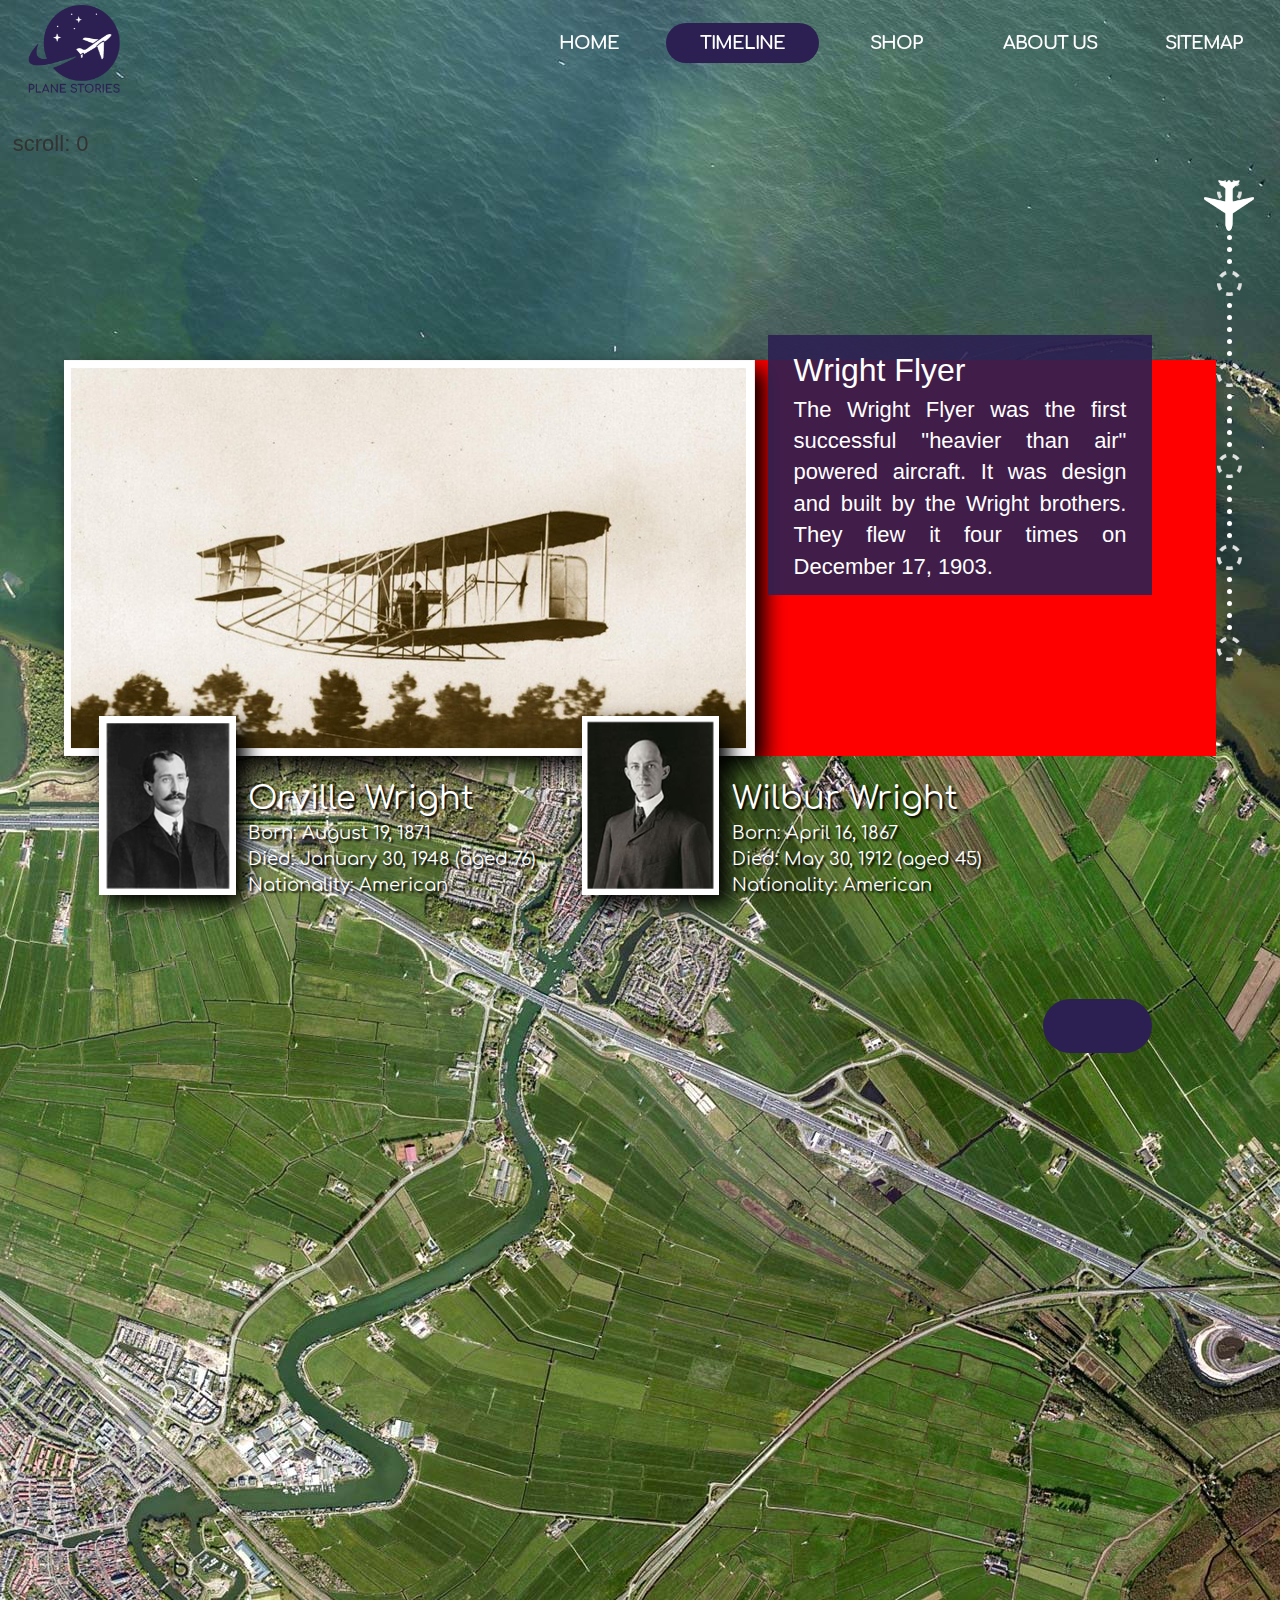
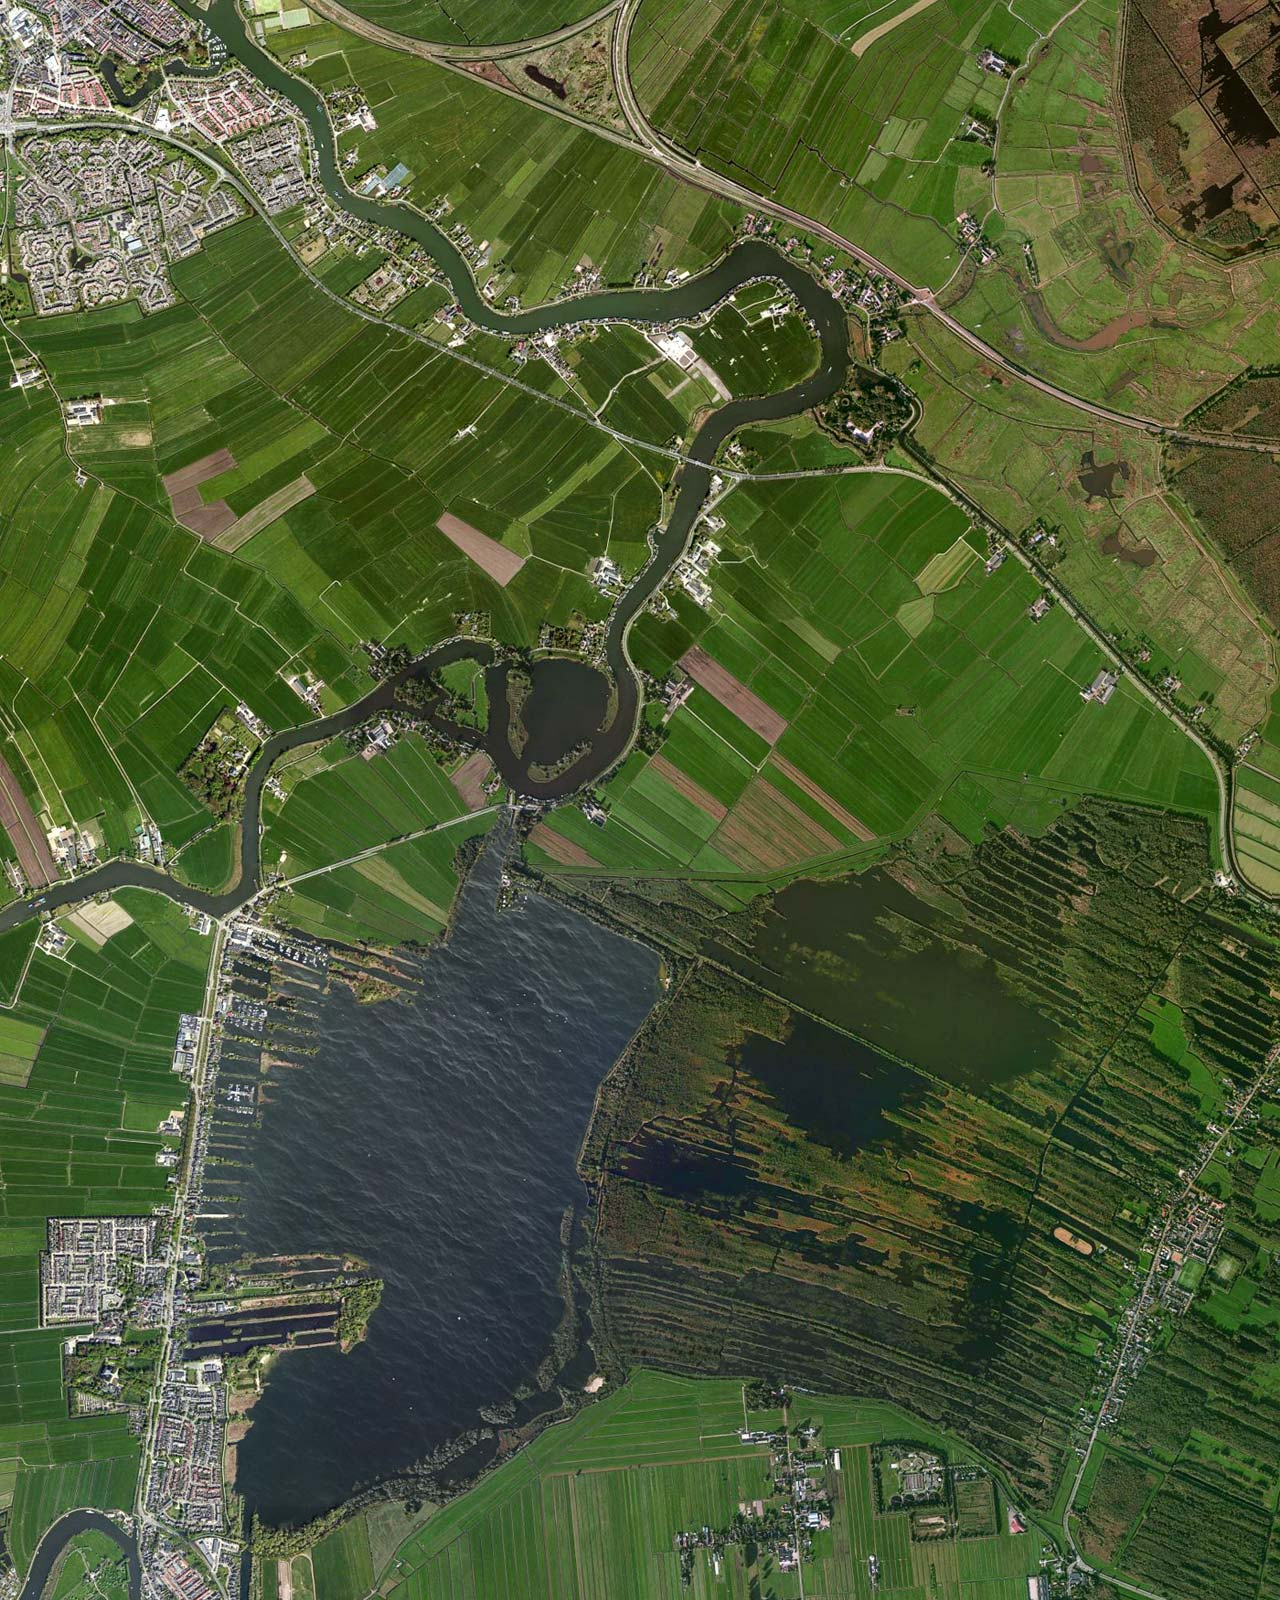
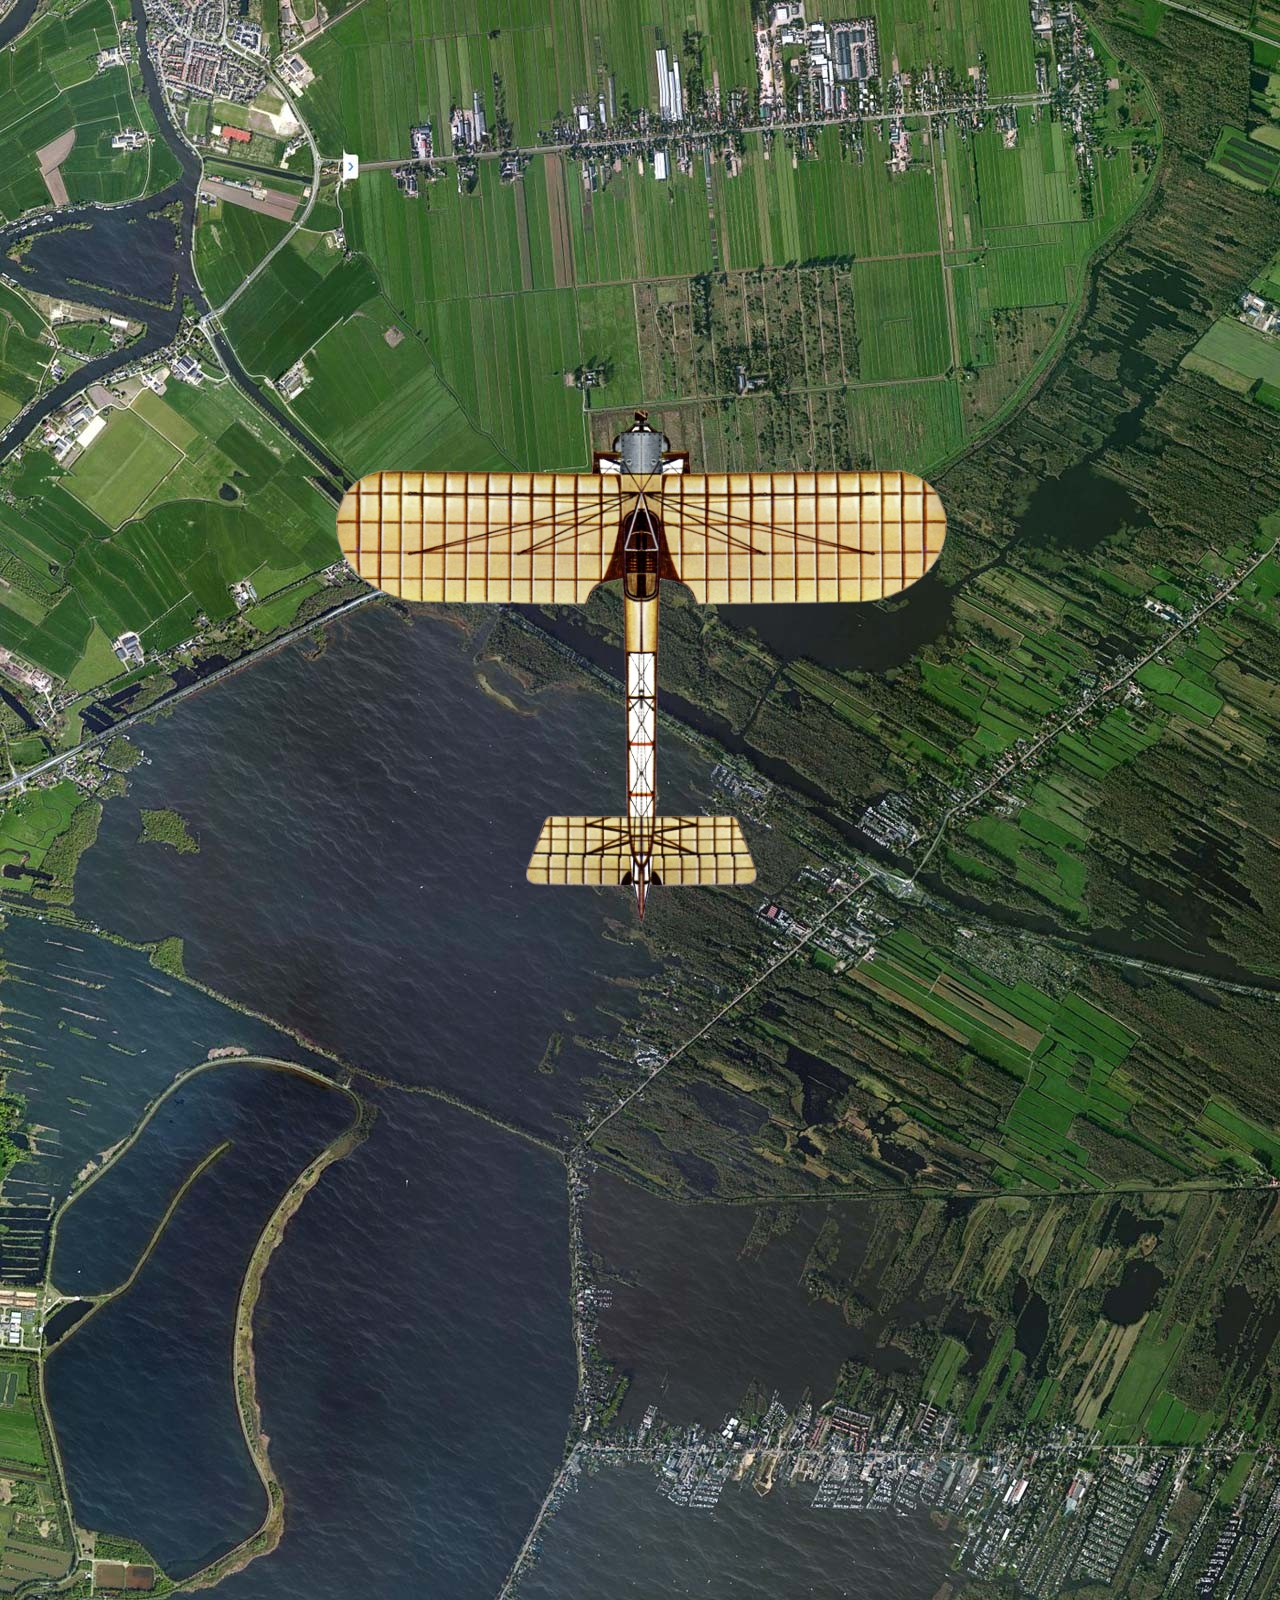
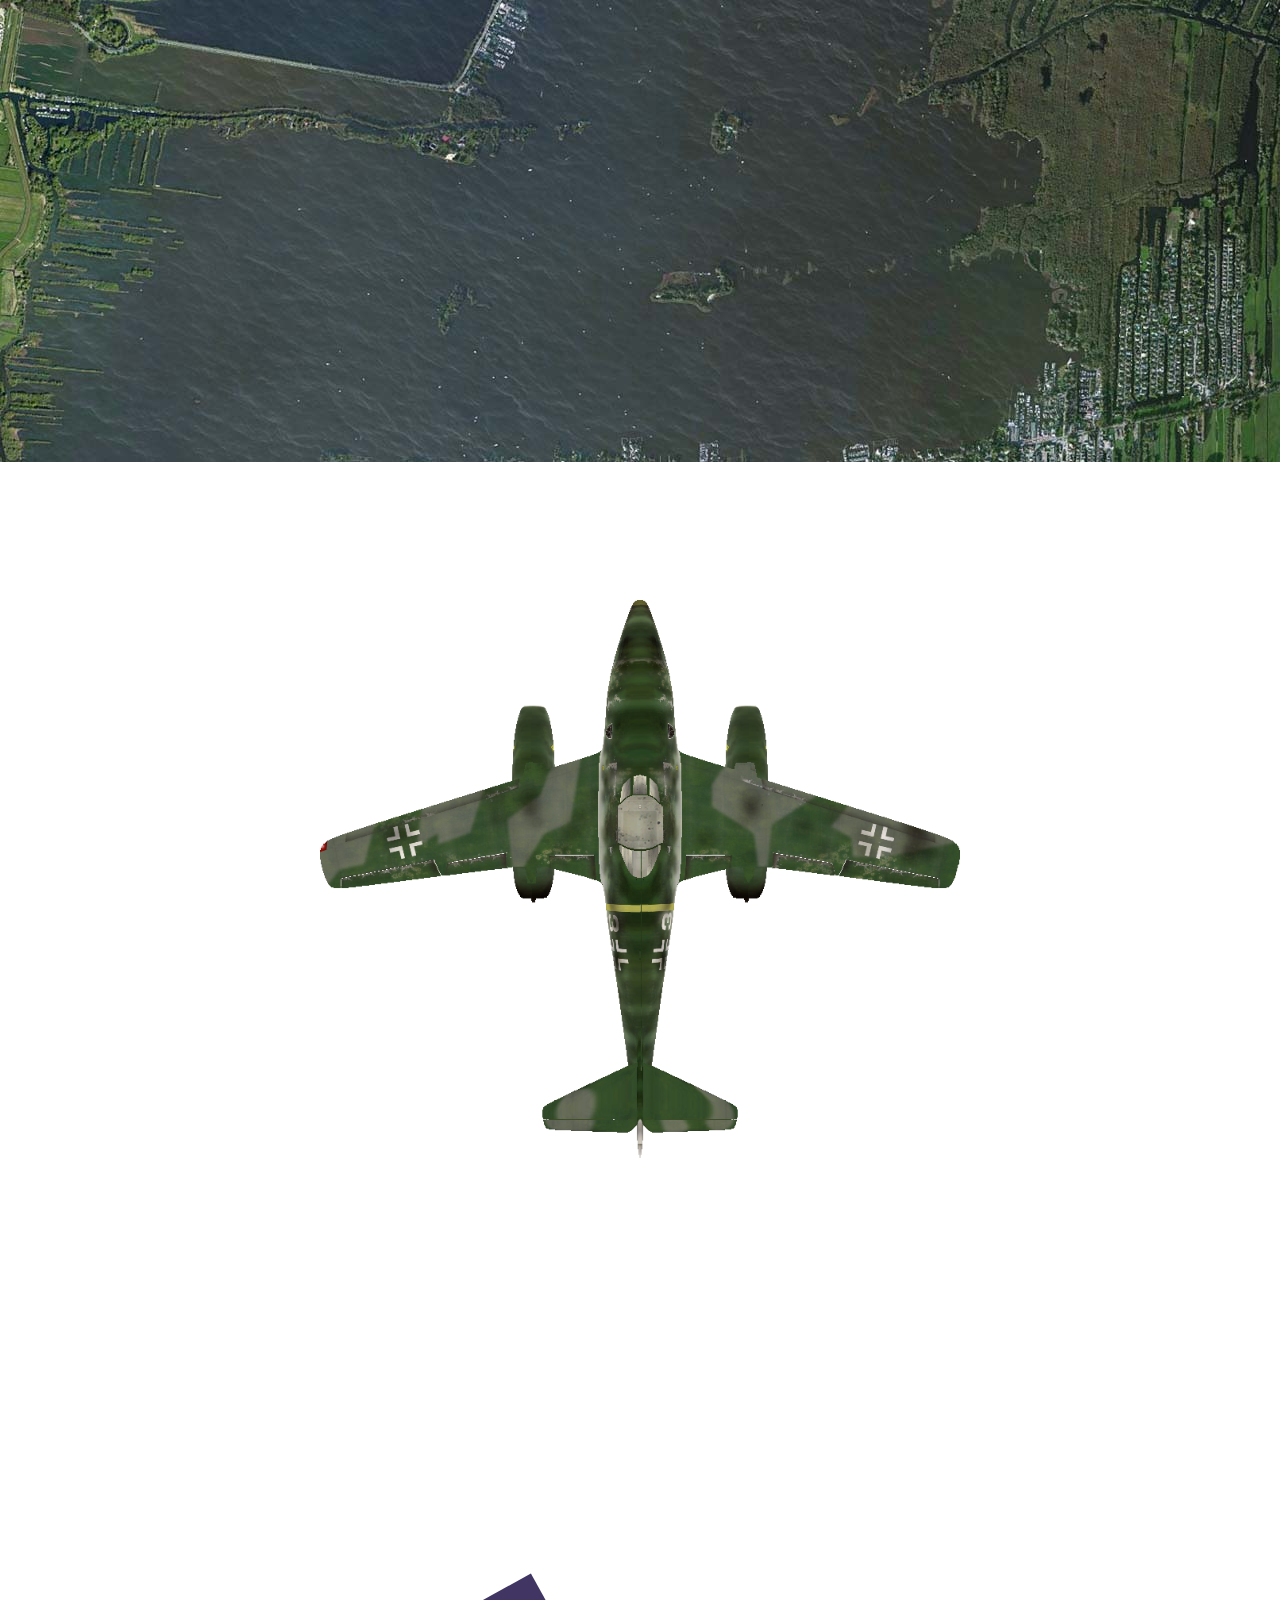
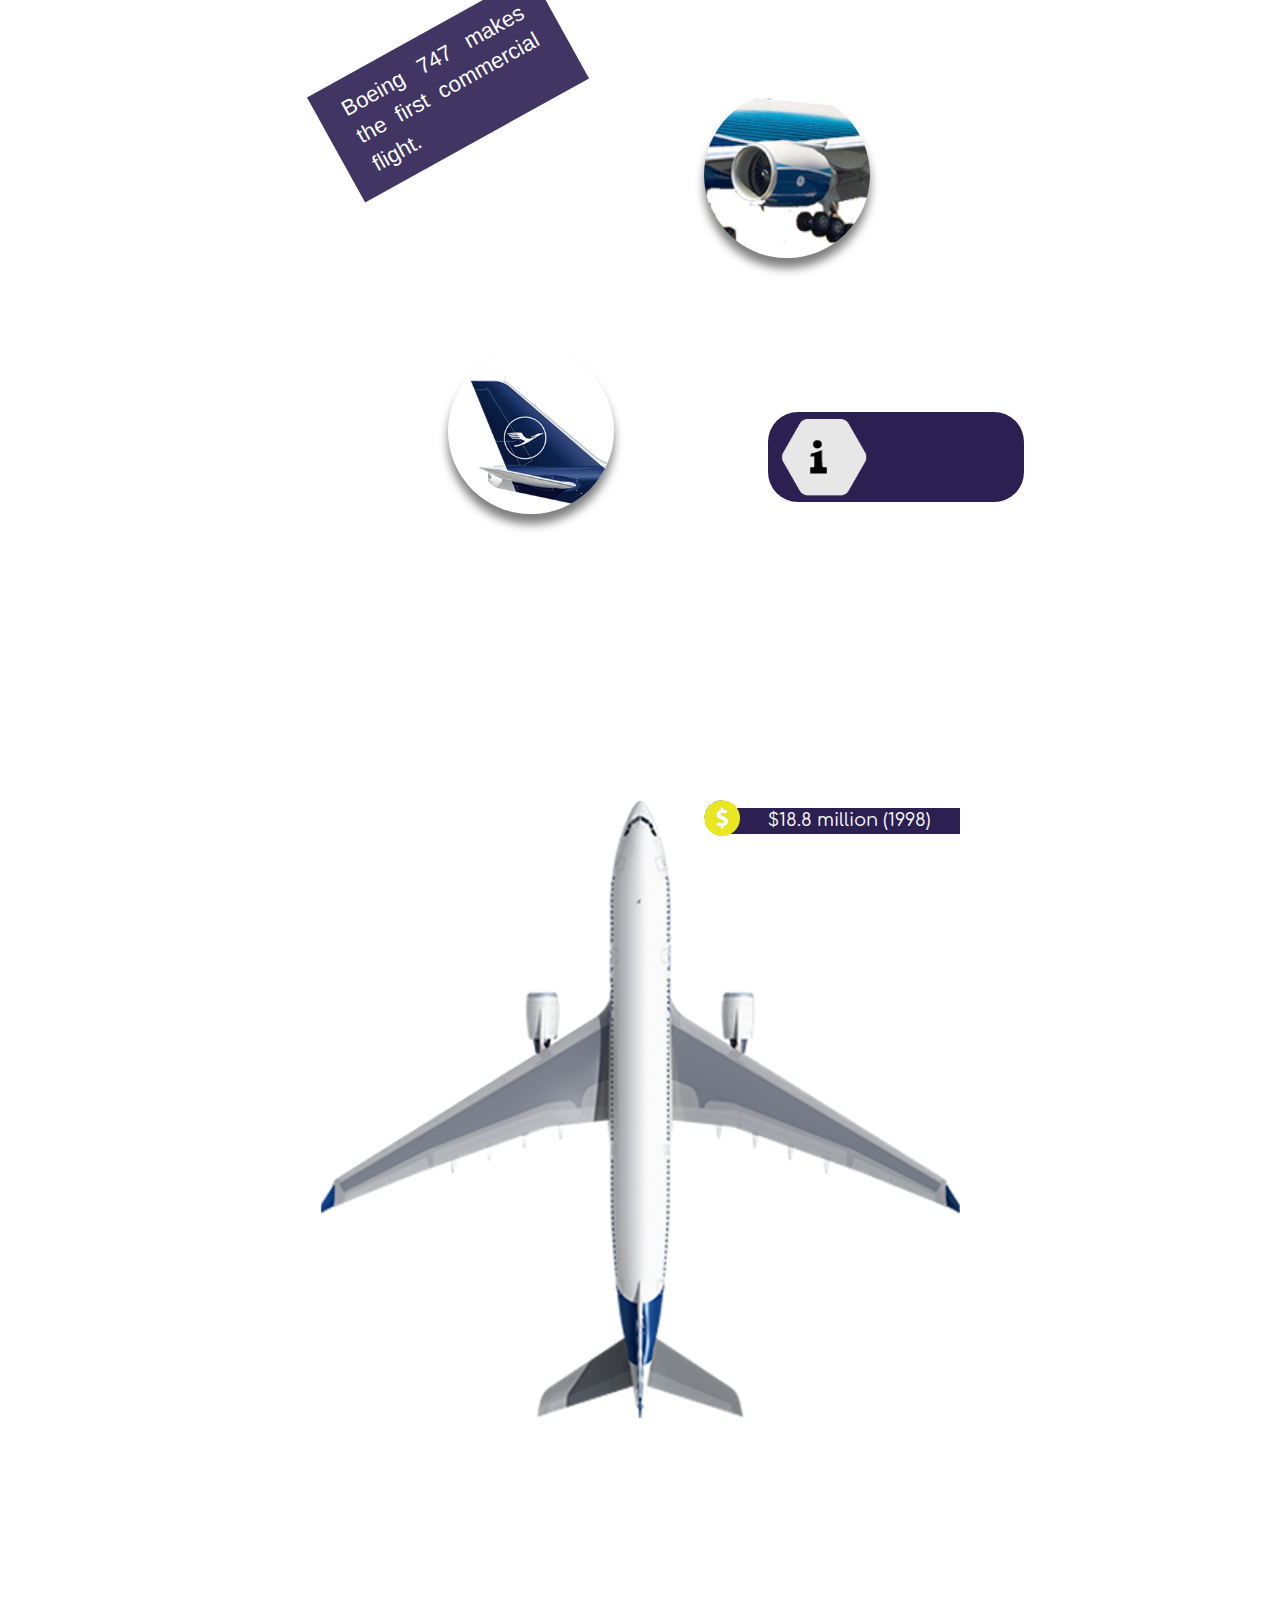
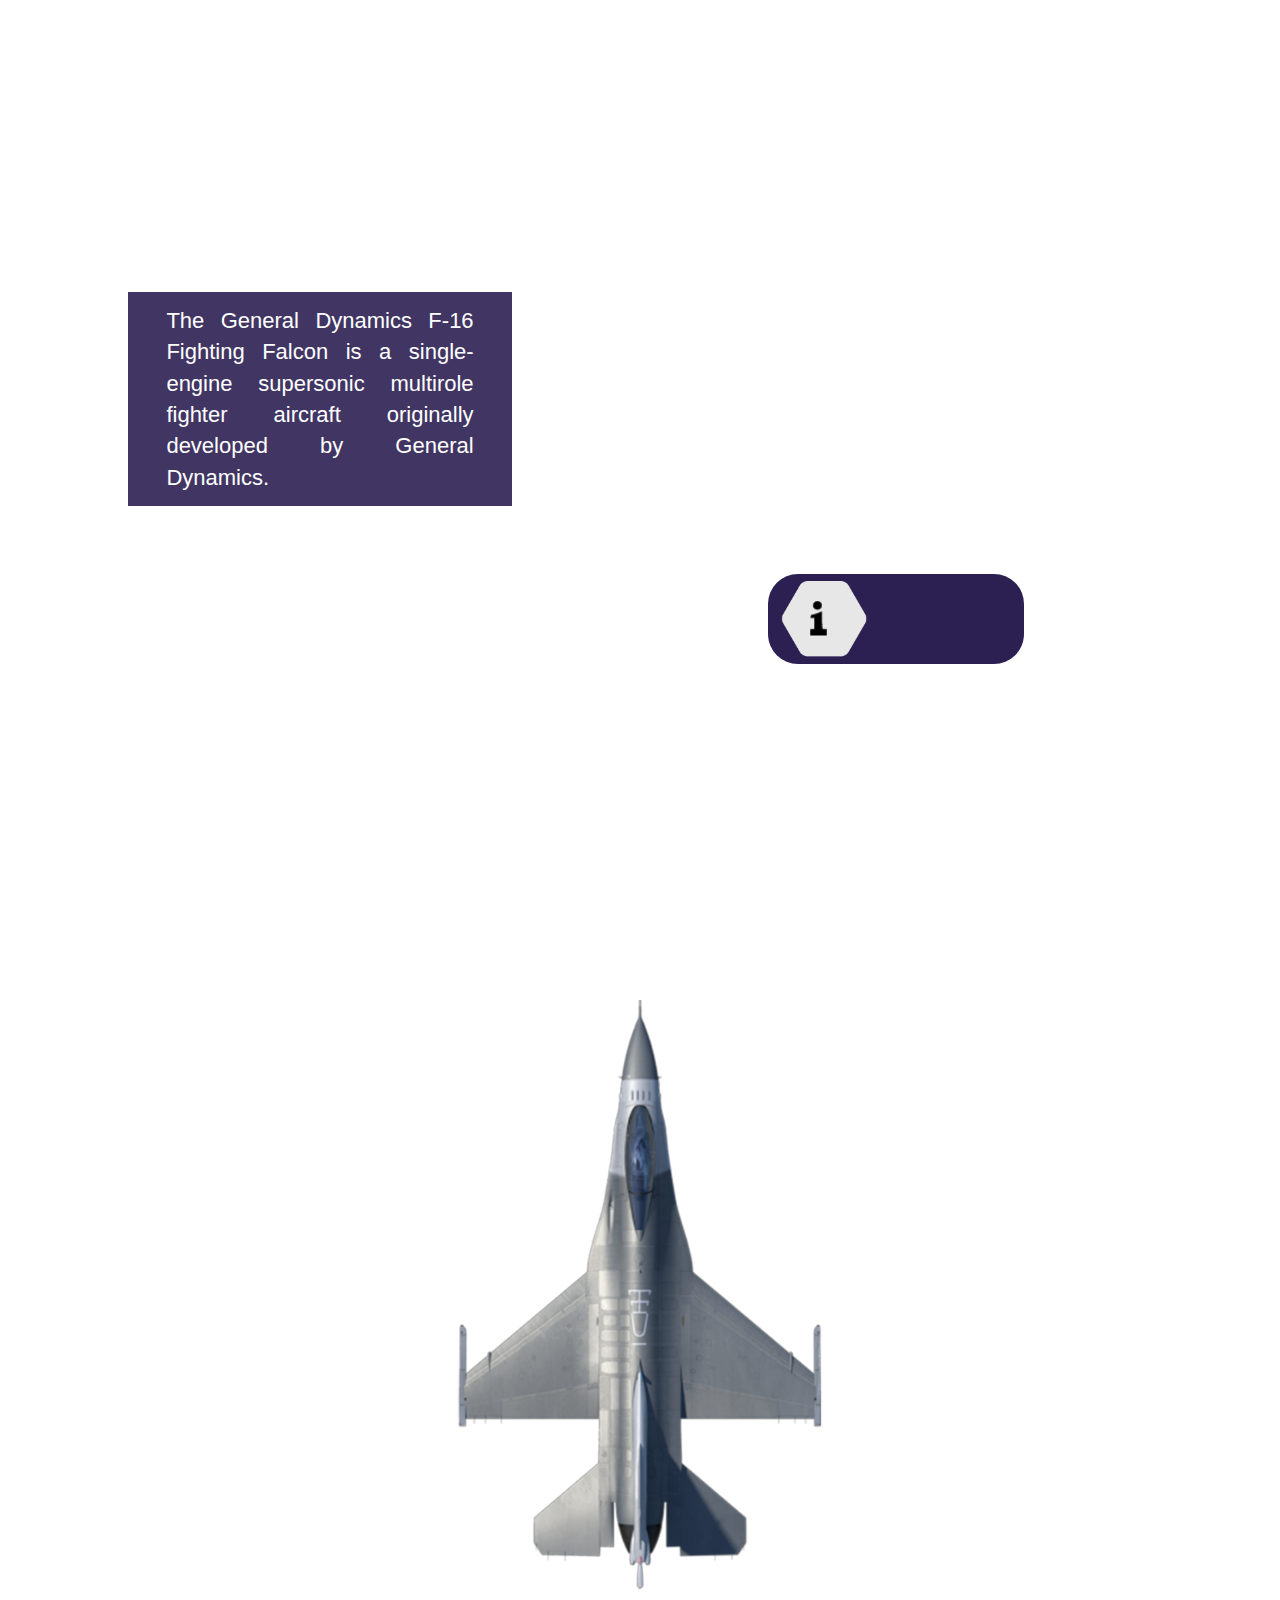
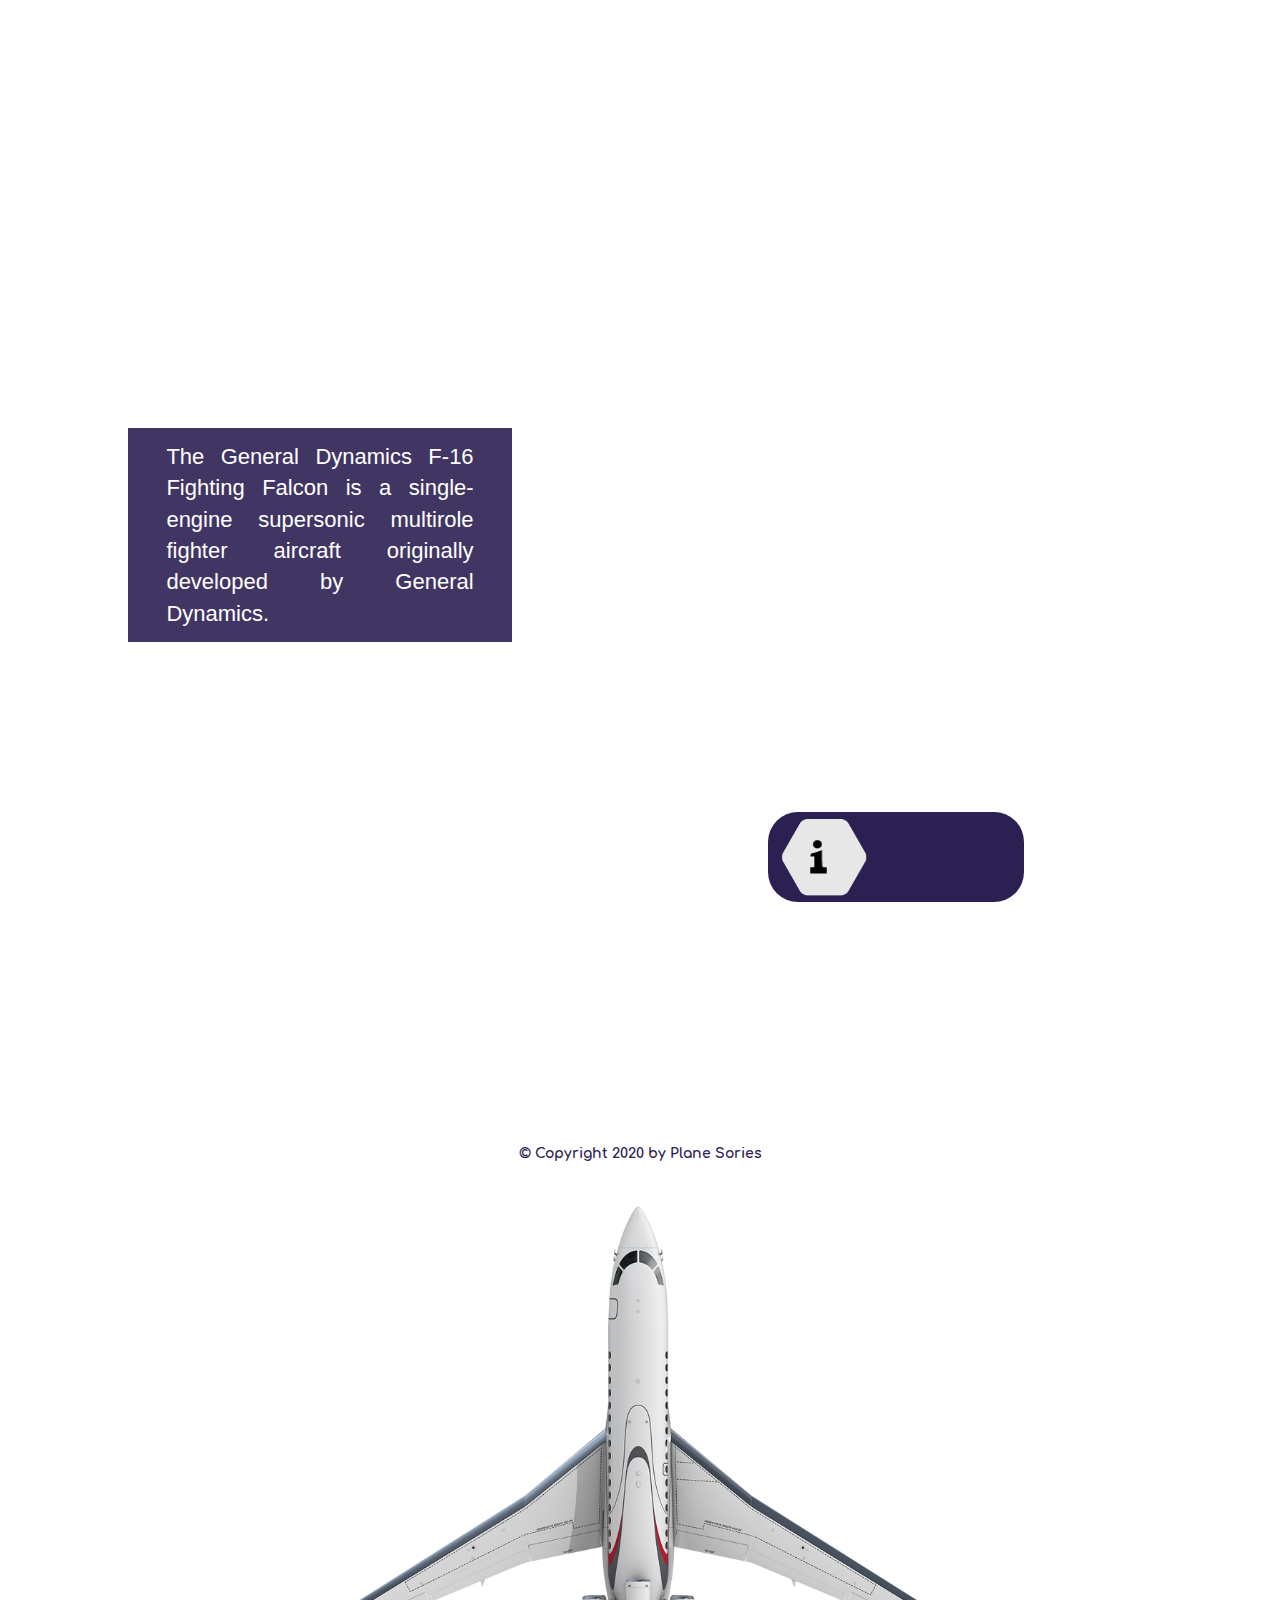
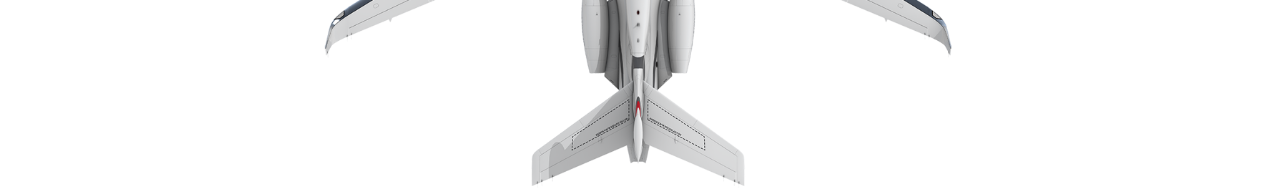
<file: index.html>
<!DOCTYPE html>
<html lang="en">
<head>
<meta charset="utf-8">
<meta http-equiv="X-UA-Compatible" content="IE=edge">
<meta name="viewport" content="width=device-width, initial-scale=1">
<title>Untitled Document</title>
<link href="css/bootstrap-3.4.1.css" rel="stylesheet">
<link href="fontawesome-free-5.11.2-web/css/all.css" rel="stylesheet">
<link href="WEB_Code/Wstyle.css" rel="stylesheet">
<link href="Thuan/Style.css" rel="stylesheet">
<link href="Thuan/" rel="stylesheet">
<style>
    

</style>
</head>
<body>

<header>
    <div id="W_Menu">
    <ul>
        <li><a href="#">HOME</a></li>
        <li class="active"><a href="#">TIMELINE</a></li>
        <li><a href="#">SHOP</a></li>
        <li><a href="#">ABOUT US</a></li>
        <li><a href="#">SITEMAP</a></li>
    </ul>    
    </div>

    <div id="W_Logo">
        <img src="WEB_IMG/TL_03.png" alt="Placeholder image">
    </div>

    <div id="HMenu">
        <i class="fas fa-bars"></i>
    </div> 
</header>

<div id="web_s">scroll: 0</div>    

<div id="TL_MP"> <!--menu phu-->
    <a href="#TL_Page1"><img src="images/MNP_15.png" class="img-responsive center-block" alt="Placeholder image"></a>
    <div class="C_Mp center-block"></div><div class="C_Mp center-block"></div><div class="C_Mp center-block"></div><div class="C_Mp center-block"></div><div class="C_Mp center-block"></div>
    
    
    <a href="#TL_Page2"><img src="images/MNP_22.png" class="img-responsive center-block" alt="Placeholder image"></a>
    <div class="C_Mp center-block"></div><div class="C_Mp center-block"></div><div class="C_Mp center-block"></div><div class="C_Mp center-block"></div><div class="C_Mp center-block"></div>
    
    <a href="#TL_Page3"><img src="images/MNP_22.png" class="img-responsive center-block" alt="Placeholder image"></a>
    <div class="C_Mp center-block"></div><div class="C_Mp center-block"></div><div class="C_Mp center-block"></div><div class="C_Mp center-block"></div><div class="C_Mp center-block"></div>
    
    <a href="#TL_Page4"><img src="images/MNP_22.png" class="img-responsive center-block" alt="Placeholder image"></a>
    <div class="C_Mp center-block"></div><div class="C_Mp center-block"></div><div class="C_Mp center-block"></div><div class="C_Mp center-block"></div><div class="C_Mp center-block"></div>
    
    <a href="#TL_Page5"><img src="images/MNP_22.png" class="img-responsive center-block" alt="Placeholder image"></a>
    <div class="C_Mp center-block"></div><div class="C_Mp center-block"></div><div class="C_Mp center-block"></div><div class="C_Mp center-block"></div><div class="C_Mp center-block"></div>
    
    <a href="#TL_Page6"><img src="images/MNP_22.png" class="img-responsive center-block" alt="Placeholder image"></a>
    
    <img src="images/MNP_MB_36.png" class="img-responsive center-block Mp_MBs" alt="Placeholder image">
    
    <div id="TT_MP">1903</div>
</div>    

<section id="TL_Page1">
    <div id="NDC_T1">
        <div id="AMB_DT">
            <img src="images/AMBDT_08.png" class="img-responsive" alt="Placeholder image">
        </div>
        
        <div id="Wright">
            <img src="images/NVDT_12.png" class="img-responsive" alt="Placeholder image">
            <img src="images/NVDT_14.png" class="img-responsive" alt="Placeholder image">
        </div>
        <div id="Wright_if">
            <div id="Orville">
                <span>Orville Wright</span><br>
                Born:  August 19, 1871 <br>
                Died:  January 30, 1948 (aged 76) <br>
                Nationality: American
            </div>
            <div id="Wilbur">
                <span>Wilbur Wright</span><br>
                Born:  April 16, 1867 <br>
                Died:  May 30, 1912 (aged 45) <br>
                Nationality: American
            </div>
        </div>
        
    </div>
    
    <div class="if_MB">
        <span>Wright Flyer</span> <br>
        The Wright Flyer was the first successful "heavier than air" powered aircraft. It was design and built by the Wright brothers. They flew it four times on December 17, 1903.
    </div>
    
    <div id="SA_if">
        <div id="KS_if">
            
        </div>
    </div>
    
</section>
    
<section id="TL_Page2">
    <img src="images/bleriot_xi.png" class="img-responsive MB_C" alt="Placeholder image">
</section>
    
<section id="TL_Page3">
    <img src="images/me22.png" class="img-responsive MB_C" alt="Placeholder image">
    
</section>
    
    
<section id="TL_Page4">
    <img src="images/boeing747_03.png" class="img-responsive MB_C" alt="Placeholder image">
    
    <div class="TL_B747"><img src="images/227765.png" alt="Placeholder image"></div>
    <div class="TL_B747"><img src="images/B748_Flotte_neu_1-980x340.png" alt="Placeholder image"></div>
    
    <div class="if_MB">
        Boeing 747 makes the first commercial flight.
    </div>
    
    
    
    <div class="Show_ifMB">
        <div class="CN_ifMb">
            <img src="images/K_info_03.png" class="img-responsive" alt="Placeholder image">
            <img src="images/Asset 1.png" class="img-responsive" alt="Placeholder image">
        </div>
    </div>
</section>
<section id="TL_Page5">
    <img src="images/MB2_03.png" class="img-responsive MB_C" alt="Placeholder image">
    
    <div class="if_MB">
        The General Dynamics F-16 Fighting Falcon is a single-engine supersonic multirole fighter aircraft originally developed by General Dynamics.
    </div>
    
    <div class="if_MBff">
        <img src="images/Asset 7.png" class="img-responsive" alt="Placeholder image">
        <div class="TT_MBff">United States</div>
    </div>
    
    <div class="if_MBff">
        <img src="images/Asset 8.png" class="img-responsive" alt="Placeholder image">
        <div class="TT_MBff">$18.8 million (1998)</div>
    </div>
    
    
    
    <div class="Show_ifMB">
        <div class="CN_ifMb">
            <img src="images/K_info_03.png" class="img-responsive" alt="Placeholder image">
            <img src="images/Asset 1.png" class="img-responsive" alt="Placeholder image">
        </div>
    </div>
</section>
<section id="TL_Page6">
    <img src="images/MB_DF7x_03.png" class="img-responsive MB_C" alt="Placeholder image">
    
    <div class="if_MB">
        The General Dynamics F-16 Fighting Falcon is a single-engine supersonic multirole fighter aircraft originally developed by General Dynamics.
    </div>
    
    <div class="Show_ifMB">
        <div class="CN_ifMb">
            <img src="images/K_info_03.png" class="img-responsive" alt="Placeholder image">
            <img src="images/Asset 1.png" class="img-responsive" alt="Placeholder image">
        </div>
    </div>
    
    <footer>&copy; Copyright 2020 by Plane Sories</footer>
</section>


    
    
<div id="WBG">
    <img src="images/background.jpg"  alt=""/>
</div>

<script type="text/javascript" src="js/jquery-1.12.4.min.js"></script>

<script type="text/javascript" src="js/bootstrap-3.4.1.js"></script>
<script type="text/javascript" src="greenstock/TweenMax.js"></script>
<script type="text/javascript"  src="WEB_Code/Wcode.js"></script>
<script type="text/javascript"  src="Thuan/MyCode.js"></script>
<script>
$(document).ready(function() {
    $('[data-toggle="tooltip"]').tooltip()
    
    var YY;
    
    
    
    $("#TL_MP a img").each(function() { $(this).attr({src: "images/MNP_22.png"}).css({width: "50%"}); })
    
    
    
    $(this).scroll(function() {
        YY = $(this).scrollTop(); //lay chieu cao 
        $("#web_s").html("Scroll: " + YY );
        
        
        $("#WBG").css({top: Math.round((YY/100)*((($("#TL_Page1").height()*6) - $("#WBG").height())/(($("#TL_Page1").height()*6 - 700) / 100))) + "px"});
        
        $("#TL_MP a img").each(function() { $(this).attr({src: "images/MNP_22.png"}).css({width: "50%"}); })
        if(YY/79 > 90) {
            $("#TL_MP .Mp_MBs").css({top: 90 + "%"});
            $("#TL_MP a img:eq(5)").attr({src: "images/MNP_15.png"}).css({width: "100%"});
        } else { $("#TL_MP .Mp_MBs").css({top: YY/79 + "%"}) }
        
        
        if( YY >= 7000) {
            if(YY <= 7200) { $("#TL_MP img:eq(5)").attr({src: "images/MNP_15.png"}).css({width: "100%"}) }
            Trang6();
        } else if( YY >= 5600 ) {
            if(YY <= 5800) { $("#TL_MP img:eq(4)").attr({src: "images/MNP_15.png"}).css({width: "100%"}) }
            Trang5();
        } else if( YY >= 4200 ) {
            if(YY <= 4400) { $("#TL_MP img:eq(3)").attr({src: "images/MNP_15.png"}).css({width: "100%"}) }
            Trang4();
            
        } else if( YY >= 2800 ) {
            if(YY <= 3000) { $("#TL_MP img:eq(2)").attr({src: "images/MNP_15.png"}).css({width: "100%"}) }
            Trang3();
            
        } else if( YY >= 1400 ) {
            if(YY <= 1600) { $("#TL_MP img:eq(1)").attr({src: "images/MNP_15.png"}).css({width: "100%"}) }
            $("#TT_MP").css({top: $("#TL_MP img:eq(1)").attr({top}) })
            Trang2();
        } else {
            if(YY <= 200) { $("#TL_MP img:eq(0)").attr({src: "images/MNP_15.png"}).css({width: "100%"}); }
            Trang1();
        }
        
        
    })
    
    
    function TT_MenuP(Syear, Stop) {
        $("#TT_MP").text(Syear).css({top: Stop });
        TweenMax.to("#TT_MP", .5, {right: "120%"})
        TweenMax.to("#TT_MP", .5, {right: "-150%"})
    }
    
    
    function Trang1() {
        //14 28 42 56 70 84
        
        if(YY == 0) {
            TT_MenuP("1903", "2%");
        }
    }
    function Trang2() {
        TT_MenuP("1904", "20%");
        $("#TL_Page2 .MB_C").css({top: 100 - YY/28 + "%"})
        TT_MenuP("1903", "38%")
    }
    function Trang3() {
        $("#TL_Page3 .MB_C").css({top: 100 - YY/42 + "%"})
        TT_MenuP("1903", "38%")
    }
    function Trang4() {
        $("#TL_Page4 .MB_C").css({top: 100 - YY/56 + "%"})
        $(".TL_B747, #TL_Page4 .if_MB, #TL_Page4 .Show_ifMB").css({top: $("#TL_Page4 .MB_C").offset().top - 4200 })
        
        TT_MenuP("1903", "56%")
    }
    function Trang5() {
        $("#TL_Page5 .MB_C").css({top: 100 - YY/70 + "%"})
        $("#TL_Page5 .if_MB, #TL_Page5 .Show_ifMB, #TL_Page5 .if_MBff").css({top: $("#TL_Page5 .MB_C").offset().top - 5600 }) // tru trang 1
        $("#TL_Page5 .if_MBff:eq(1)").css({top: $("#TL_Page5 .MB_C").offset().top - 5600, marginTop: "15%" }) // tru trang 1
        
        TT_MenuP("1903", "74%")
    }
    function Trang6() {
        $("#TL_Page6 .MB_C").css({top: 100 - YY/84 + "%"})
        $("#TL_Page6 .if_MB, #TL_Page6 .Show_ifMB").css({top: $("#TL_Page6 .MB_C").offset().top - 7000 })
        
        TT_MenuP("1903", "92%")
    }
    
    
    function Chuyen_Dbay(TDiem) {
//        alert("run")
        TL = new TimelineMax();
        TL.to("#TL_MP img:eq(1)", 2, {width: "100%"});
        TL.to("#TL_MP img:eq(1)", 2, {src: "images/MNP_15.png"})
    }
    
    
    $("#KS_if").click(function() {
        TweenMax.to("#KS_if", .5, {width: "10vw", height: "10vw", borderRadius: "50%", marginRight: "2%", marginBottom: "2%"})
        TweenMax.to("#KS_if", 30, {scale: "200%", delay: .2})
    })
    
     
})

</script>
</body>
</html>
</file>
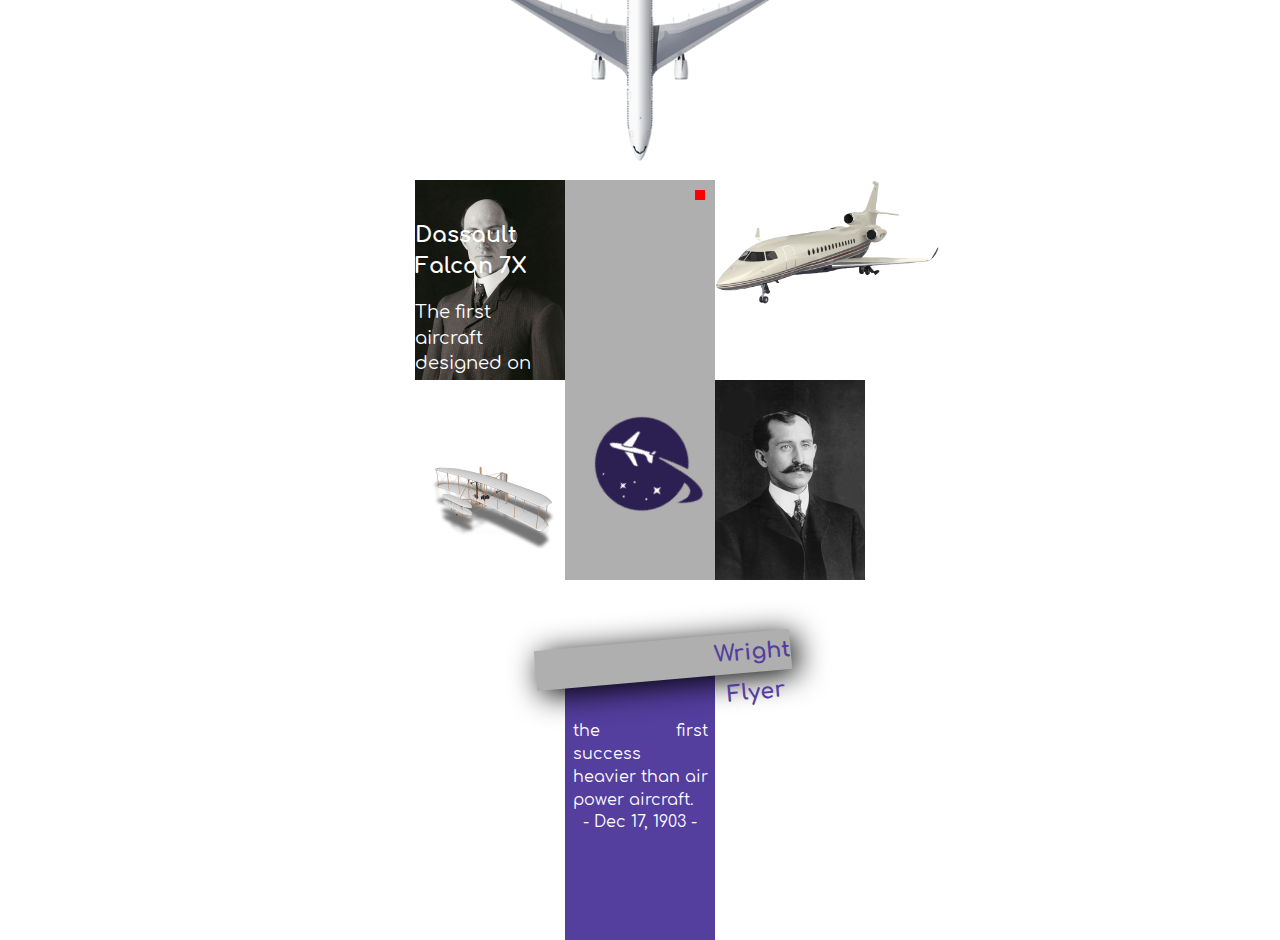
<file: Banner.html>
<!DOCTYPE html>
<html lang="en">
<head>
<meta charset="utf-8">
<meta http-equiv="X-UA-Compatible" content="IE=edge">
<meta name="viewport" content="width=device-width, initial-scale=1">
<title>Untitled Document</title>
<link href="css/bootstrap-3.4.1.css" rel="stylesheet">
<link href="fontawesome-free-5.11.2-web/css/all.css" rel="stylesheet">
<link href="WEB_Code/Wstyle.css" rel="stylesheet">
<link href="Thuan/Style.css" rel="stylesheet">
<style>
    
    #T_Banner {
        position: absolute;
        top: 20%;
        left: 50%;
        margin-left: -75px;
        
        width: 150px;
        height: 400px;
        background-color: #AFAFAF;
/*        overflow: hidden;*/
    }
    #BN_RS {
        width: 10px;
        height: 10px;
        position: absolute;
        top: 10px;
        right: 10px;
        cursor: pointer;
        background-color: red;
        z-index: 100;
    }
    #WWright, #OWright {
        position: absolute;
        top: 0%;
        left: 0%;
        
        background-color: #FFF;
        width: 100%;
        height: 50%;
    }
    #OWright {
        top: 50%;
/*
        left: auto;
        right: 0%;
*/
    }
    .T_WW, .T_OW {
        position: absolute;
        width: auto;
        height: auto;
/*        font-family: Comfortaa_Regular;*/
        color: #FFF;
        font-family: Comfortaa_Bold;
        top: 40%;
/*        margin-left: 25px; - mac dinh  */
        margin-left: 100%;
        display: block;
    }
    .T_OW {
        top: 90%;
        margin-left: -100%;
    }
    
    .BN_Logo {
        position: absolute;
        top: 32%;
        left: 10%;
        width: 80%;
        height: 30%;
        overflow: hidden;
/*        background-color: red;*/
        transform: rotate(0deg);
        margin-top: 200%;
    }
    .BN_Logo img{
        padding-top: 15%;
        width: 100%;
    }
    
    #WWright {
        margin-left: -100%;
    }
    #OWright {
        margin-left: 100%;
    }
    
    .MBDT {
        position: absolute;
        top: 70%;
        left: -100%;
        width: 100%;
        height: auto;
        transform: rotateY(180deg);
        
    }/* top 40 vs left 0*/
    
    #T_MBDT, #T_MBDT2 {
        margin-top: 200%;
    }
    #T_MBDT {
        position: absolute;
        top: 40%;
        left: -20%;
        min-width: 140%;
        width: auto;
        height: 10%;
        background-color: #AFAFAF;
        color: #543E9E;
        transform: rotate(-5deg); 
        
        text-align: center;
        line-height: 40px;
        font-size: 22px;
        padding-left: 120%;
        font-family: Comfortaa_Bold;
        box-shadow: 5px 5px 30px #000;
    }
    #T_MBDT2 {
        position: absolute;
        top: 45%;
        width: 100%;
        height: 70%;
        background-color: #543E9E;
        
        font-size: 16px;
        color: #FFF;
        padding: 40% 5% 0% 5%;
        font-family: Comfortaa_Regular;
        text-align: justify;
    }
    .MBT2 {
        position: absolute;
        top: -70%;
        left: -40%;
        
        width: 180%;
        height: auto;
        transform: rotate(180deg)
    }
    
    .MBT3, .MBT3_3D {
        width: 150%;
        
        position: absolute;
        top: 0%;
        right: -150%;
    }
    .MBT3_3D{
        opacity: 0;
        margin-top: -2%;
    }
    .Q3D_MBT3 {
        width: 5%;
        height: 40%;
        
        position: absolute;
        top: 60%;
        left: -5%;
        background-color: #FFF;
    }
    
    .T_MBT3 p, .T_MBT3 font{
        position: absolute;
        top: 30%;
        left: -100%;
        
        width: 80%;
        height: auto;
        font-size: 18px;
        color: #FFF;
        font-family: Comfortaa_Regular;
    }
    
    .T_MBT3 font {
        top: 10%;
        font-size: 22px;
        font-family: Comfortaa_Bold;
    }
</style>
</head>
<body>

<div id="T_Banner">
    <div id="BN_RS"></div>
    
    <div class="BN_Logo">
        <img src="images/TL_03.png" alt="Placeholder image">
    </div>
    
    <div id="WWright"><img src="images/wright_01.png" class="img-responsive" alt="Placeholder image"></div>
    <div id="OWright"><img src="images/wright_02.png" class="img-responsive" alt="Placeholder image"></div>
    
    <div class="T_WW">Wilbur Wright</div>
    <div class="T_OW">Orville Wright</div>
    
    <img src="images/MBDT1_02.png" class="MBDT" alt="Placeholder image">
    <div id="T_MBDT2">the first success heavier than air power aircraft. &nbsp&nbsp &nbsp - Dec 17, 1903 - </div>
    <div id="T_MBDT">Wright Flyer</div>
    
    <img src="images/boeing747_03.png" class="MBT2" alt="Placeholder image">
    
    <img src="images/MBT3.png" class="MBT3" alt="Placeholder image">
    <img src="images/MBT3_3D.png" class="MBT3_3D" alt="Placeholder image">
    <div class="Q3D_MBT3"></div>
    <div class="T_MBT3">
        <font>Dassault Falcon 7X</font>
        <p>The first aircraft designed on computers.</p>
    </div>
    
    
    
</div>

<script type="text/javascript" src="js/jquery-1.12.4.min.js"></script>
<script type="text/javascript" src="js/bootstrap-3.4.1.js"></script>
<script type="text/javascript" src="greenstock/TweenMax.js"></script>
<script>
$(document).ready(function() {
    function ThayT(nametag, newtext) {
        $(nametag).text(newtext)
    }
    
    
    TL = new TimelineMax();
    TL.to(".BN_Logo", 2, {rotation: 360, marginTop: 0});
    TL.to(".BN_Logo img", .5, {paddingTop: 0});
    TL.to(".BN_Logo", 1, {scale: 0.8, backgroundColor: "#2c2052", borderRadius: "50%", rotation: 0}, 3.3)
        .to(".BN_Logo img", .2, {marginLeft: -15}, 3.3)
        .to(".BN_Logo img", .2, {opacity: 0})
//        .to(".BN_Logo", .5, {scale: 4})
        .to("#T_Banner", .5, {backgroundColor: "#2c2052"})
        .set(".BN_Logo", {scale: 0});
    TL.to("#WWright", .5, {marginLeft: 0});
    TL.to("#OWright", .5, {marginLeft: 0}, 5);
    TL.to(".T_WW", .5, {marginLeft: 27});
    TL.to(".T_OW", .5, {marginLeft: 25});
    
    TL.set("#WWright, #OWright", {boxShadow: "10px 10px 20px #000"});
    TL.set("#OWright", {boxShadow: "-10px 10px 20px #000"});
    
    TL.to("#WWright img, #OWright img", .2, {scale: 0.95});
    TL.to("#WWright", .5, {width: "50%", height: "25%", left: "5%", top: "2%"})
        .to("#OWright", .5, {width: "50%", height: "25%", left: "45%", top: "73%"}, "#WWright-=.5")
        .to(".T_WW", .5, {top: "19%"}, "#WWright-=.5")
        .to(".T_OW", .5, {top: "90%"}, "#WWright-=.5")
        .to(".T_WW", .5, {marginLeft: 13})
        .to(".T_OW", .5, {marginLeft: 36}, "-=.5");
    
    TL.to("#WWright, .T_WW", .5, {top: "-50%"})
        .to("#OWright, .T_OW", .5, {top: "150%"}, "-=.5");
    
    TL.to(".MBDT", 1, {top: "40%", left: "0%"}, "-=.5")
        .to(".MBDT", 1.5, {rotation: "-40deg", top: "10%"}, "-=.5")
        .to("#T_MBDT, #T_MBDT2", 1.5, {marginTop: 0}, "-=1.5")
        .to("#T_MBDT", 1, {paddingLeft: 0}, "-=1");
    
    TL.to(".MBDT", 1, {left: "-20%",top: "-30%", rotation: "-60deg"});
    TL.to("#T_MBDT, #T_MBDT2", 1, {rotation: 0, top: "5%"}, "-=1")
    
    TL.to(".MBT2", 1, {top: "-20%"})
        .to("#T_MBDT, #T_MBDT2", 1, {top: "50%"}, "-=1")
        .call(ThayT, ["#T_MBDT", "Boeing 747"])
        .call(ThayT, ["#T_MBDT2", "Boeing747 make the first commerci flight."])
    
    TL.to(".MBT2, #T_MBDT, #T_MBDT2", 1, {top: "120%"});
    
    
    TL.to(".MBT3, .MBT3_3D", 2, {right: "-65%", top: "60%", rotation: -10, scale: 1.2}, "-=.5");
    TL.to(".Q3D_MBT3", .5, {left: "100%"})
        .to(".MBT3_3D", .5, {opacity: 1}, "-=.5")
        .to(".MBT3", .5, {opacity: 0}, "-=.5")
        .to(".T_MBT3 p, .T_MBT3 font", .5, {left: "10%"}, "-=.5");
    
    TL.to(".Q3D_MBT3", .5, {left: "-100%"}, "+=.5")
        .to(".MBT3_3D", .5, {opacity: 0}, "-=.5")
        .to(".MBT3", .5, {opacity: 1}, "-=.5");
    TL.to(".MBT3, .MBT3_3D", 2, {right: "150%", top: "120%", rotation: -20, scale: 3})
        .to(".T_MBT3 p, .T_MBT3 font", .5, {left: "-100%"}, "-=1");
    
    TL.set(".BN_Logo", {scale: 4, opacity: 1});
    TL.set("#T_Banner", {backgroundColor: "#AFAFAF"});
    TL.to(".BN_Logo", .5,{scale: 1, opacity: 1});
    
    TL.to(".BN_Logo img", .2, {opacity: 1, marginLeft: 0});
    TL.to(".BN_Logo", .5,{borderRadius: "0%", backgroundColor: "none"});
    
    
    
    
    
    
    
    
    $("#BN_RS").click(function() {
        TL.restart();
    })
    
})

</script>
</body>
</html>
</file>
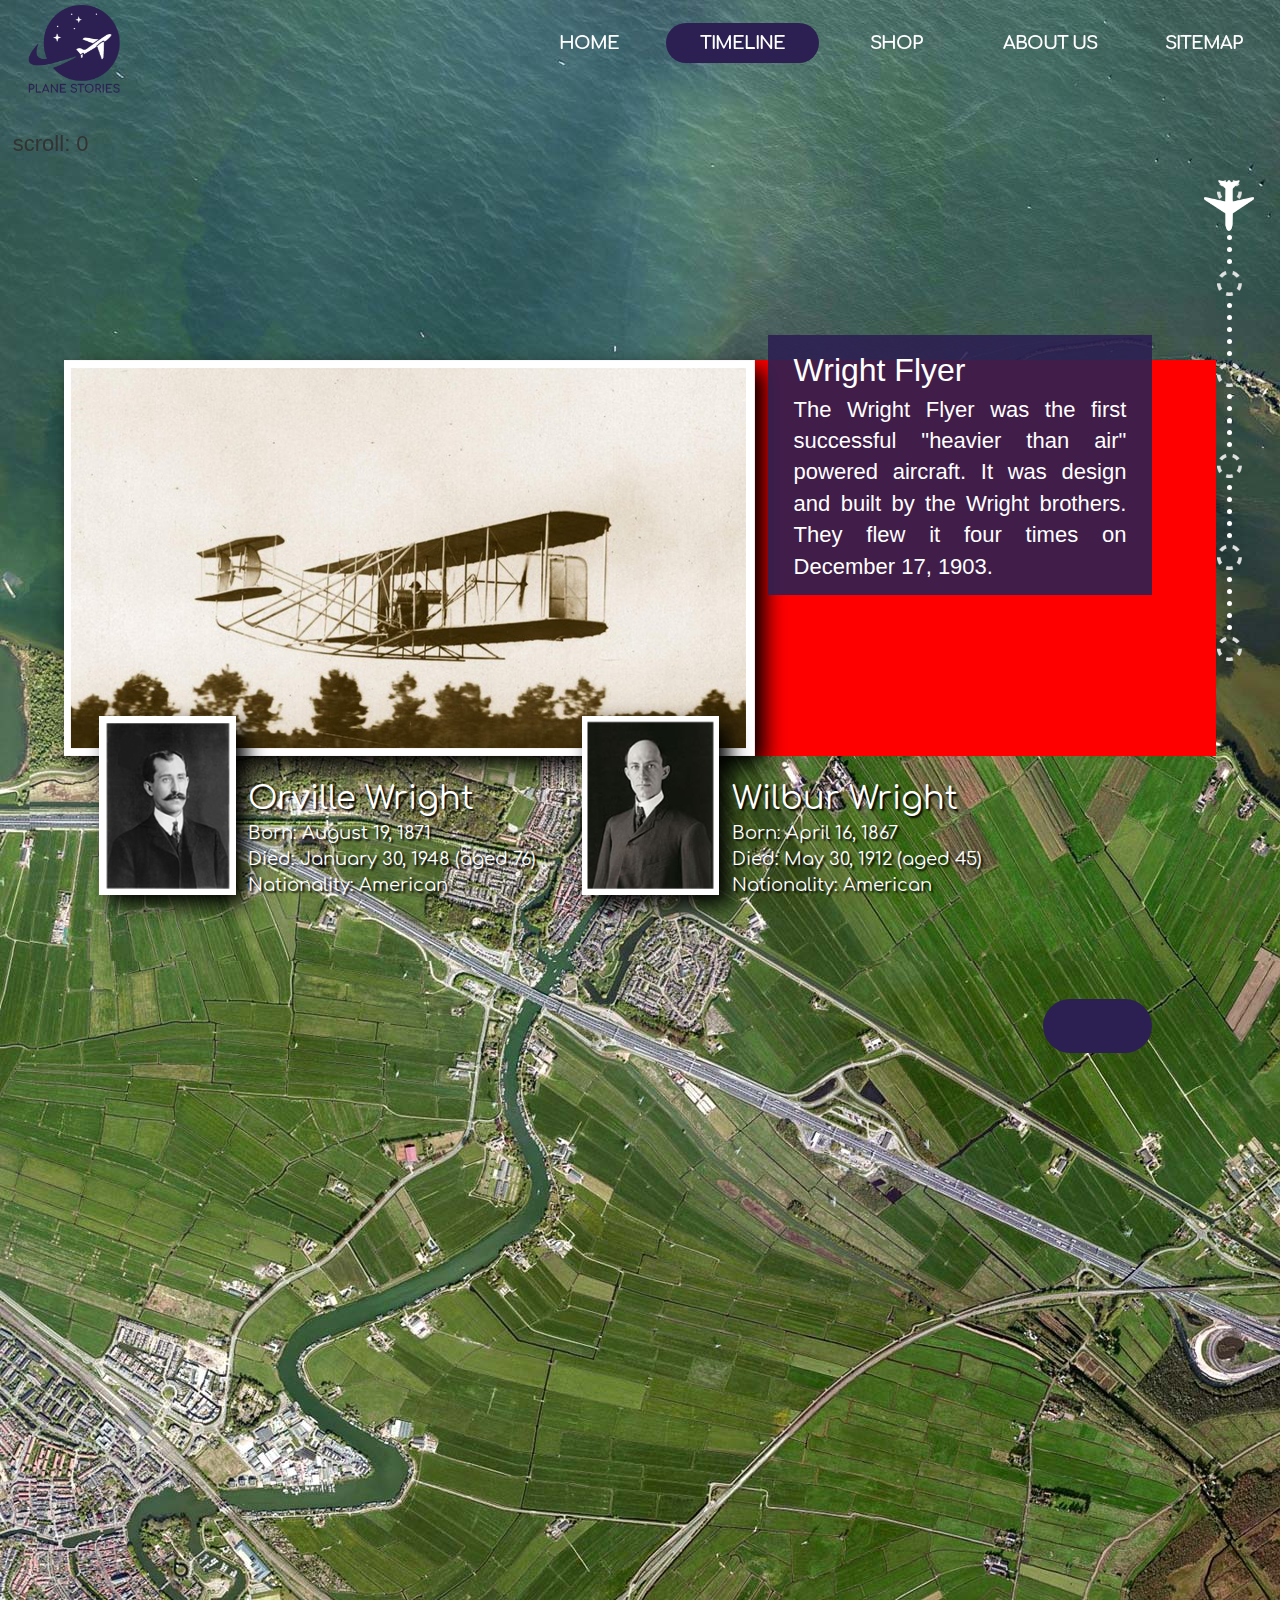
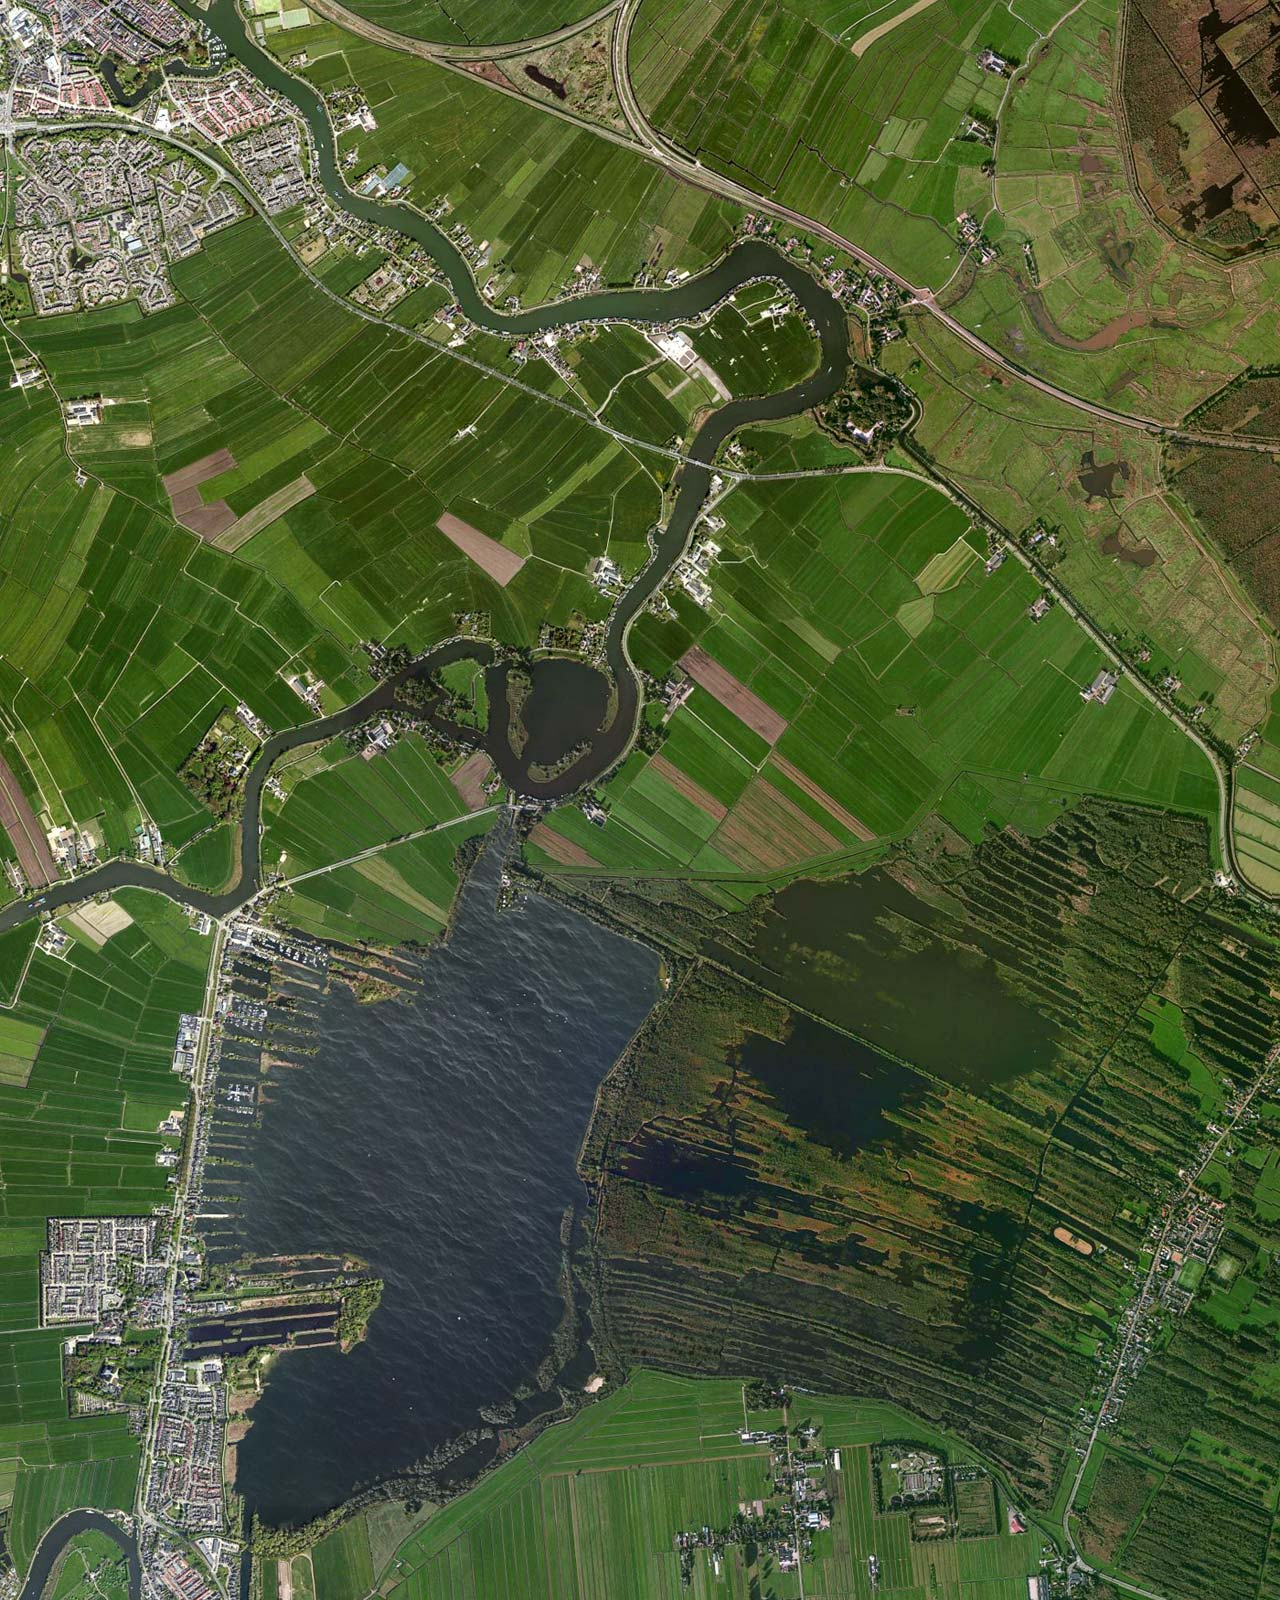
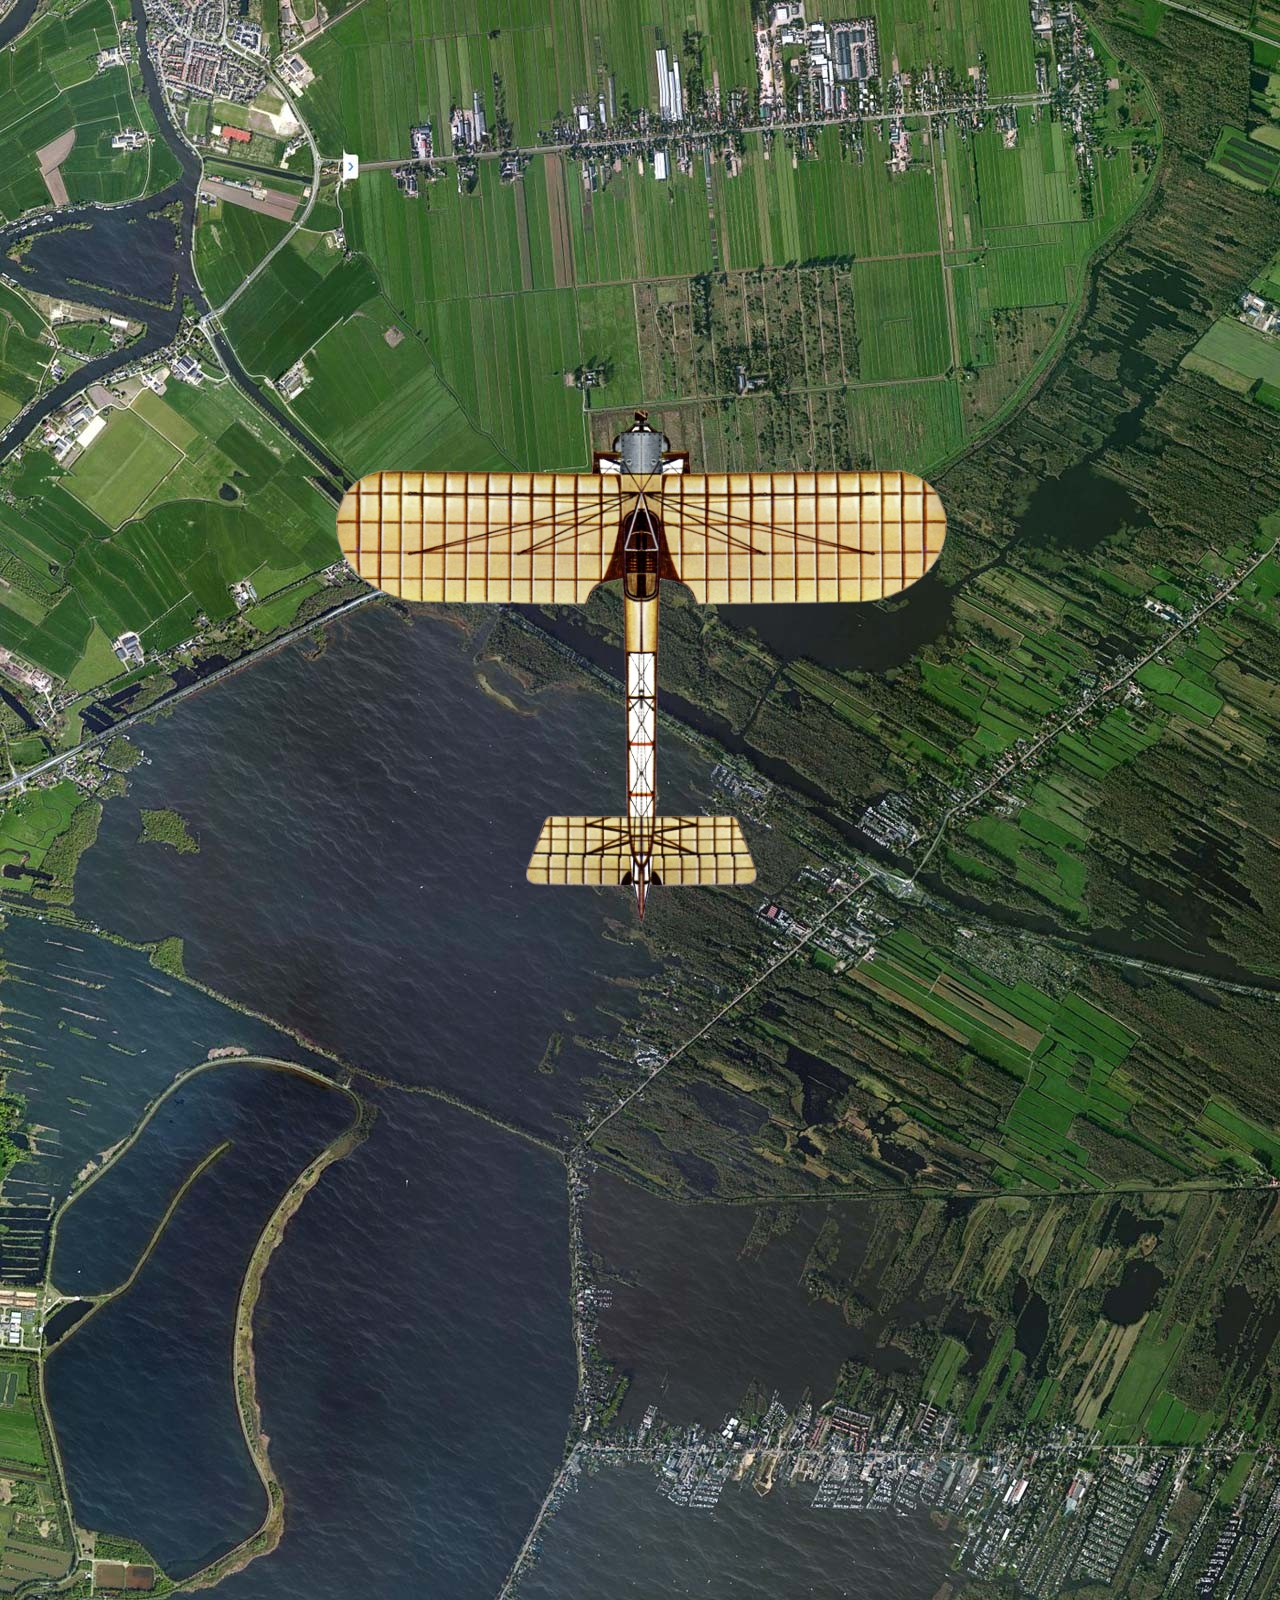
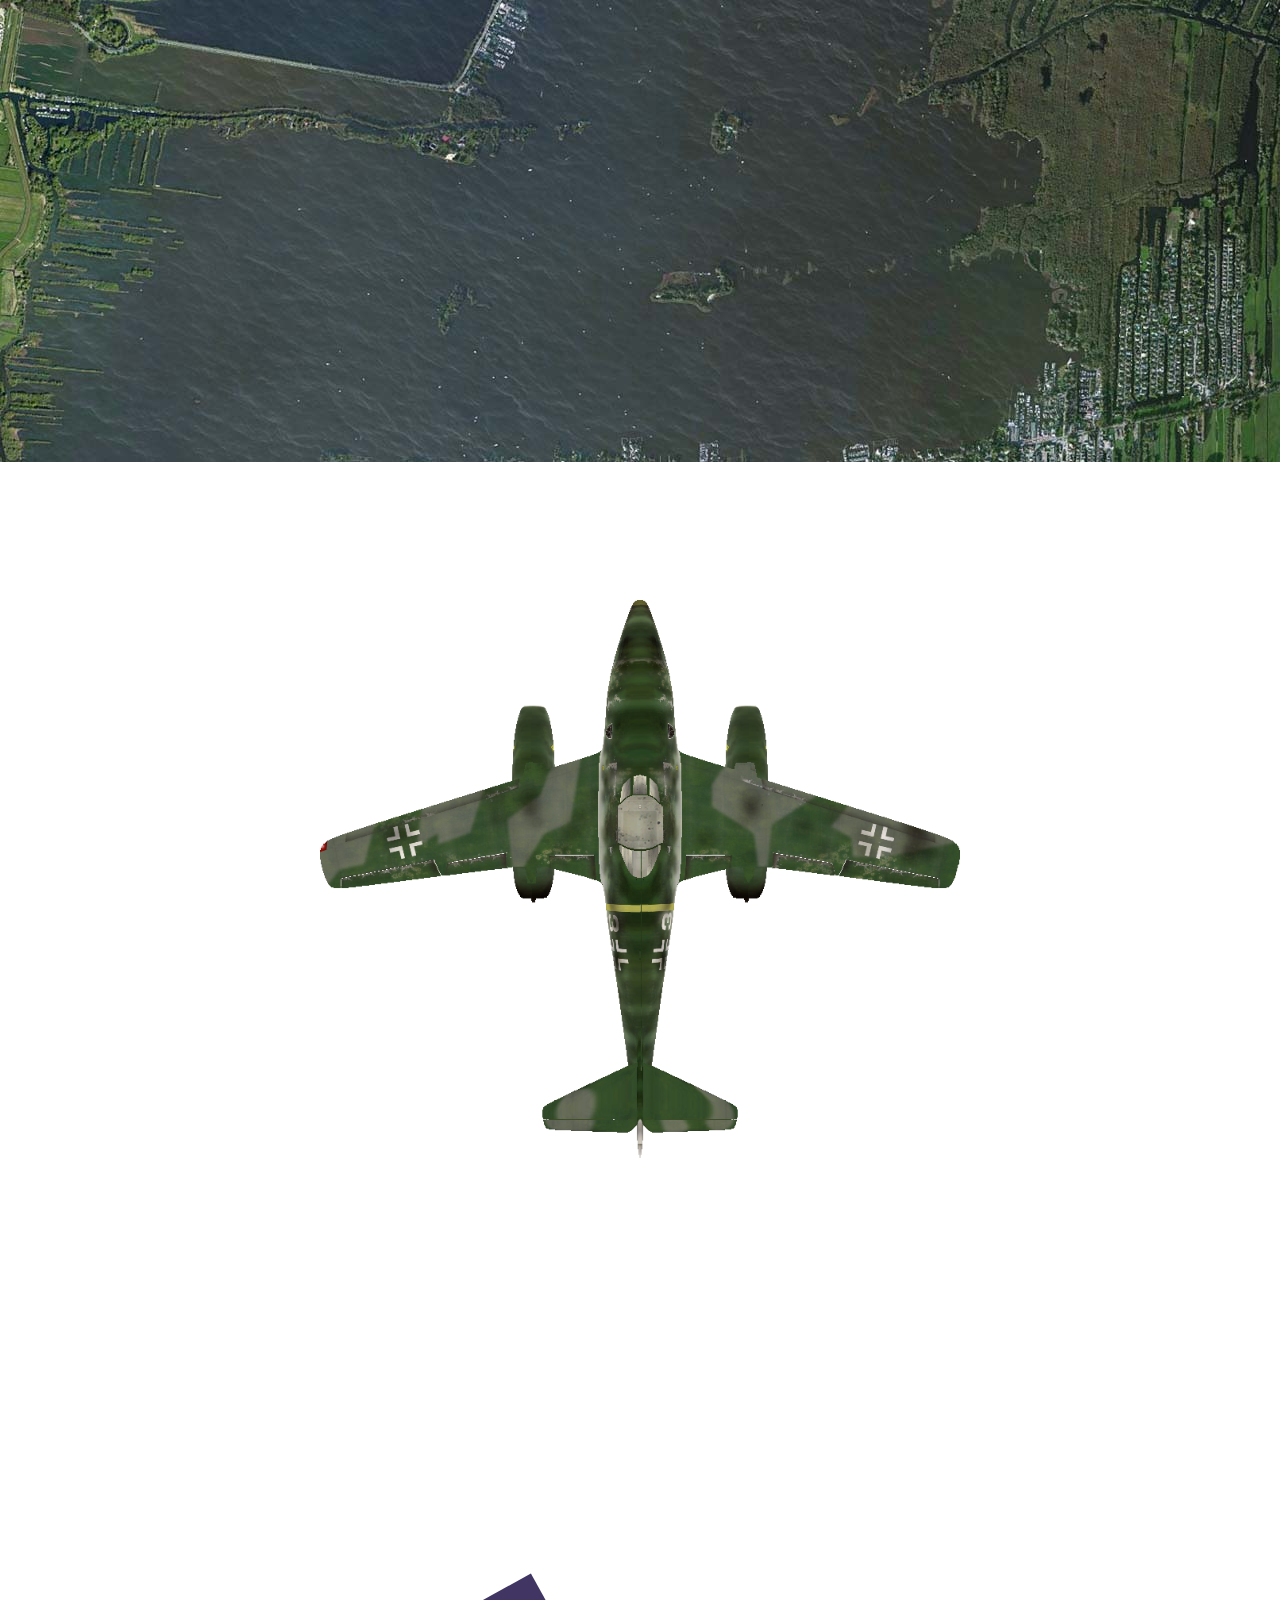
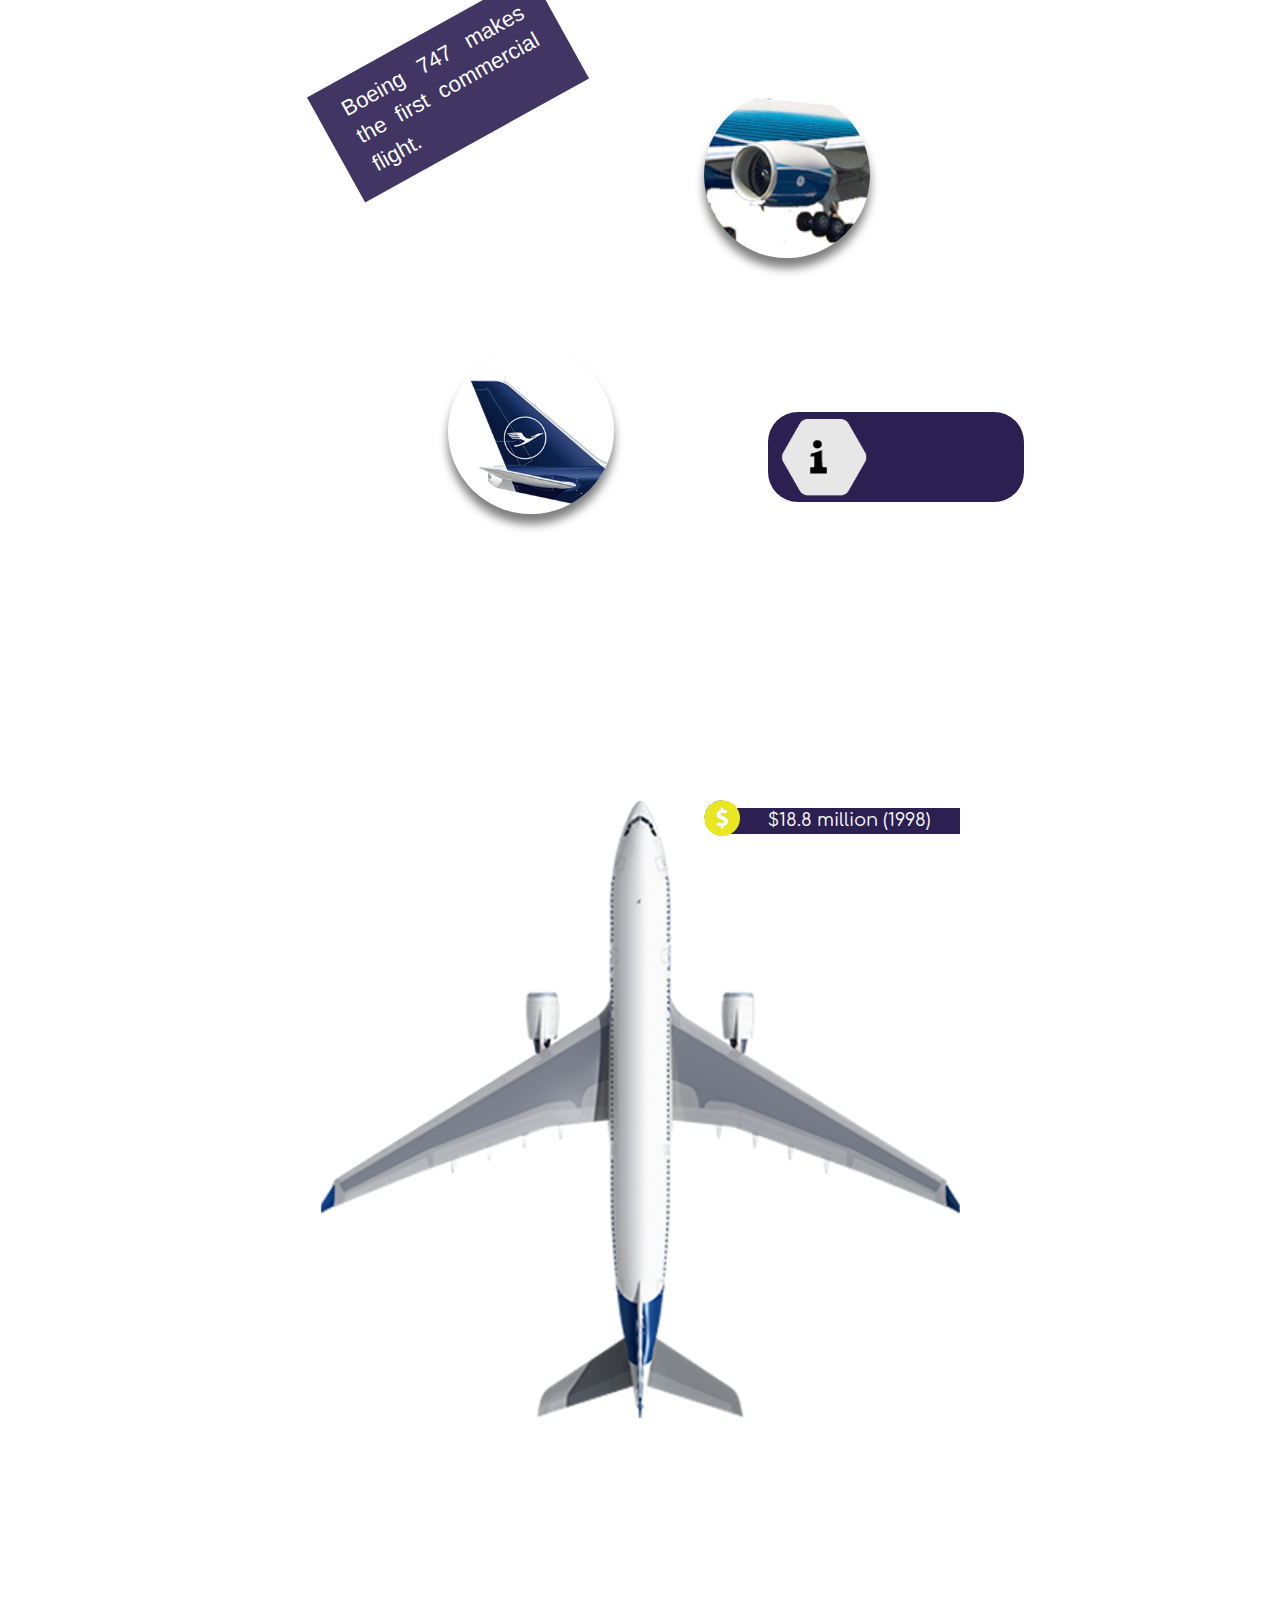
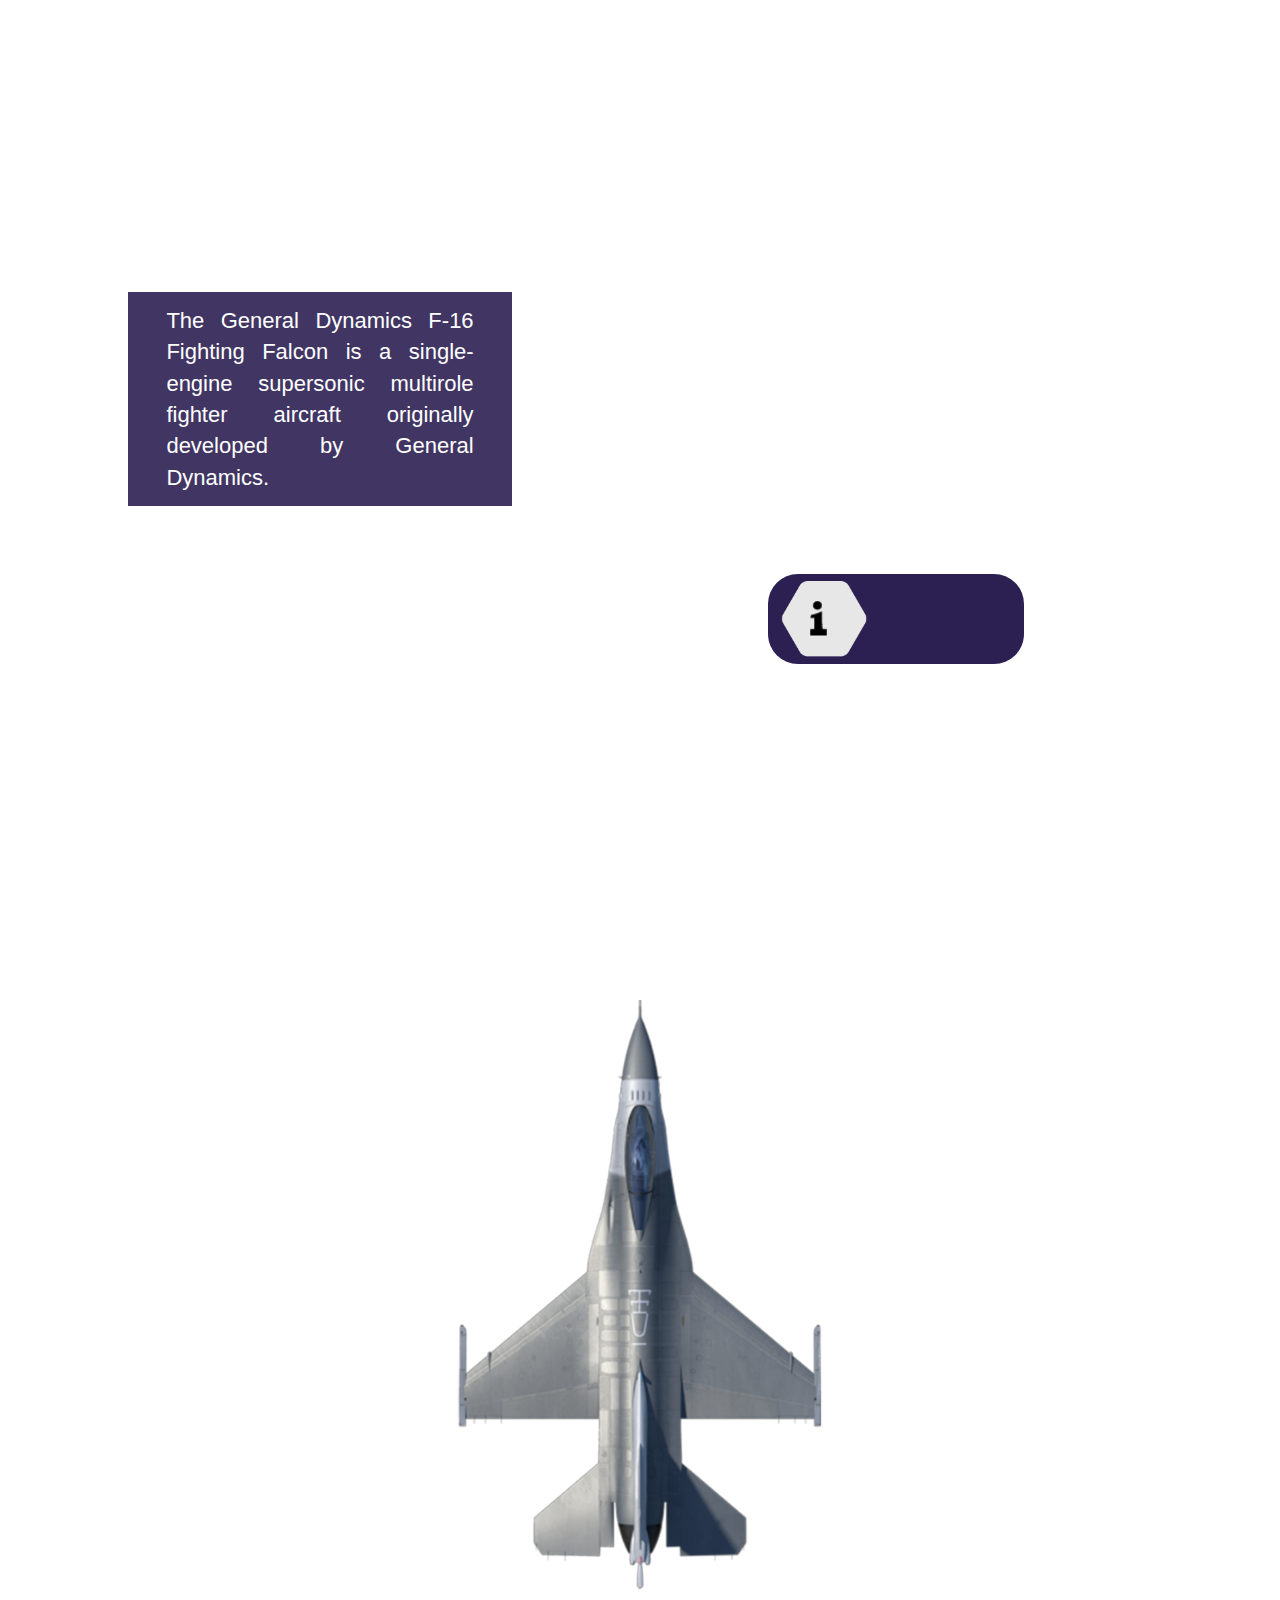
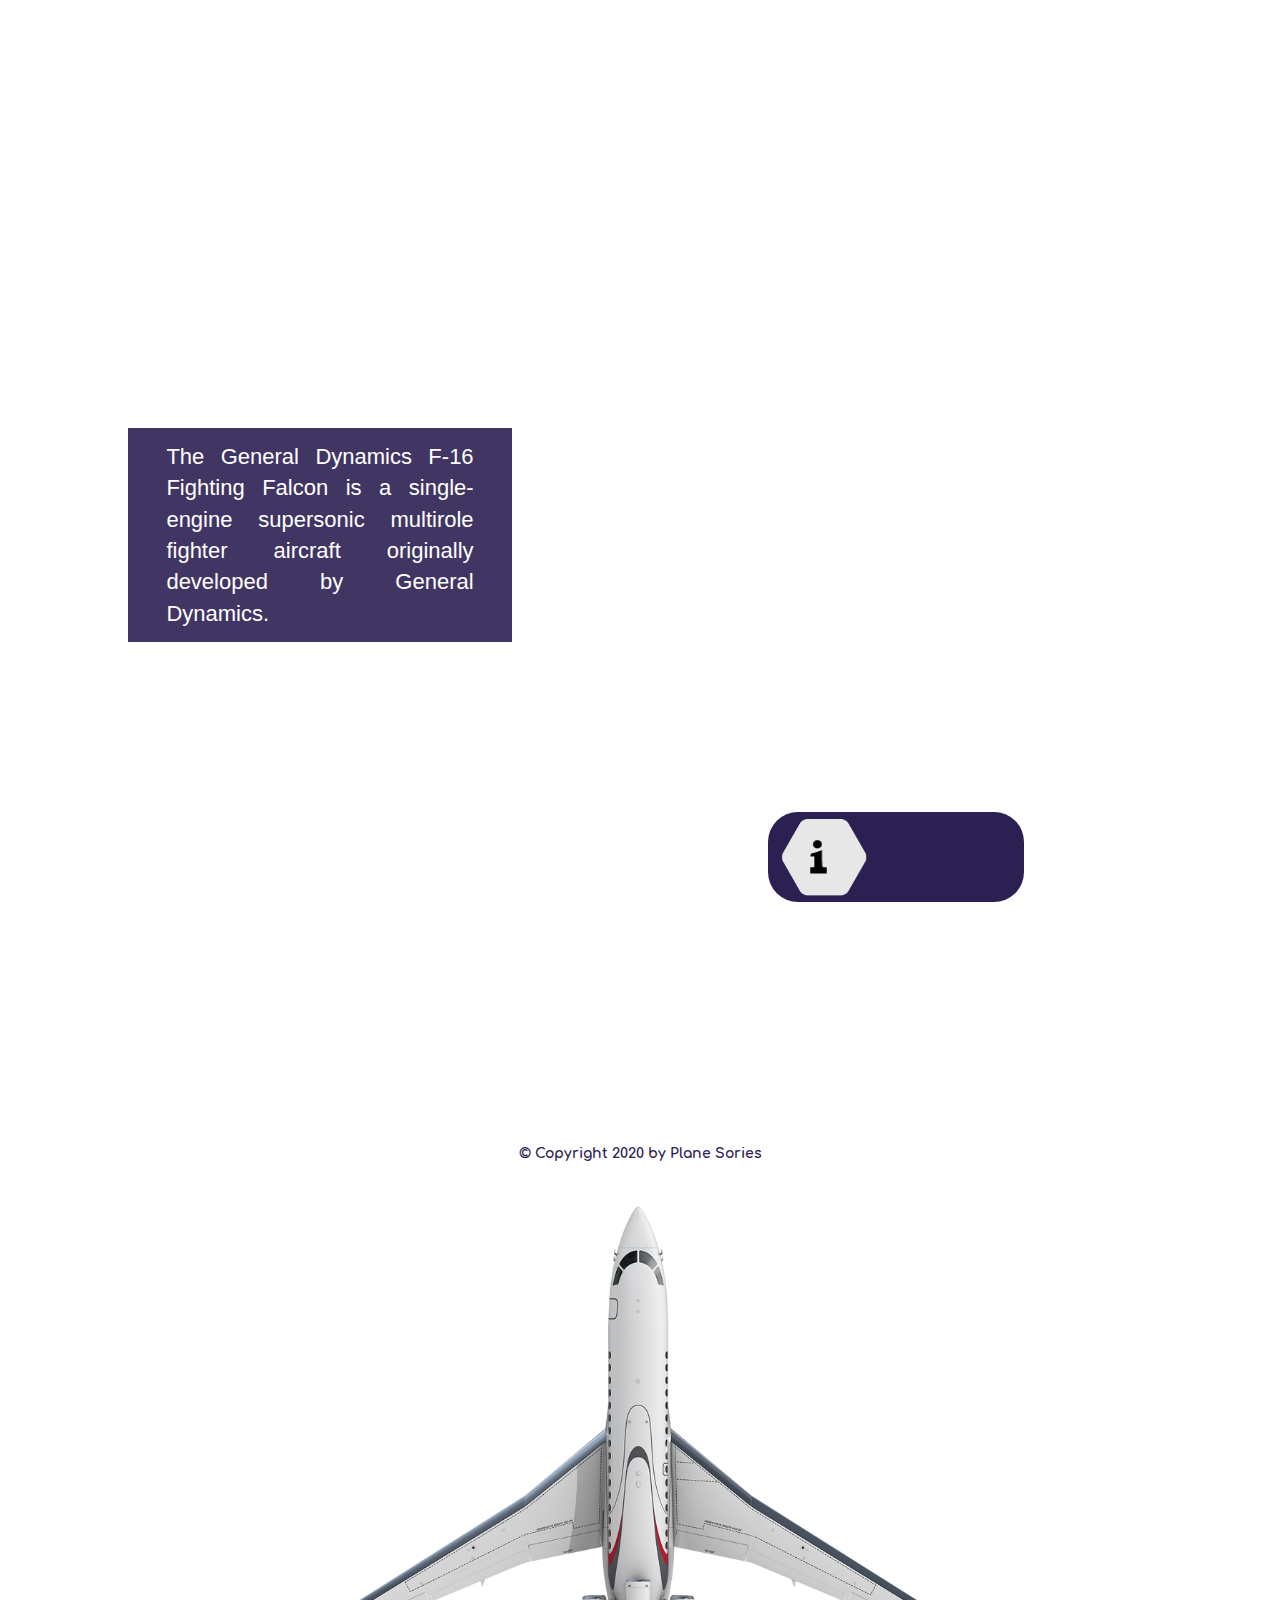
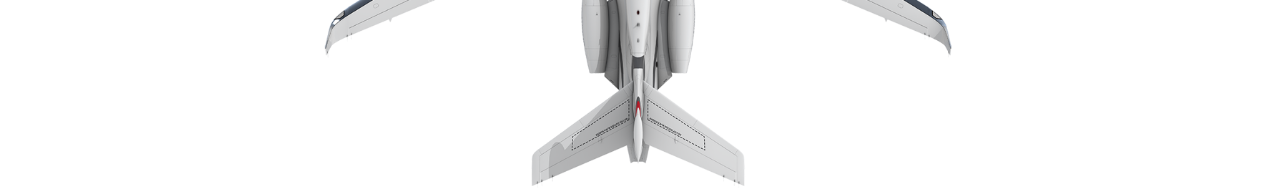
<file: TimeLine.html>
<!DOCTYPE html>
<html lang="en">
<head>
<meta charset="utf-8">
<meta http-equiv="X-UA-Compatible" content="IE=edge">
<meta name="viewport" content="width=device-width, initial-scale=1">
<title>Untitled Document</title>
<link href="css/bootstrap-3.4.1.css" rel="stylesheet">
<link href="fontawesome-free-5.11.2-web/css/all.css" rel="stylesheet">
<link href="WEB_Code/Wstyle.css" rel="stylesheet">
<link href="Thuan/Style.css" rel="stylesheet">
<link href="Thuan/" rel="stylesheet">
<style>
    

</style>
</head>
<body>

<header>
    <div id="W_Menu">
    <ul>
        <li><a href="#">HOME</a></li>
        <li class="active"><a href="#">TIMELINE</a></li>
        <li><a href="#">SHOP</a></li>
        <li><a href="#">ABOUT US</a></li>
        <li><a href="#">SITEMAP</a></li>
    </ul>    
    </div>

    <div id="W_Logo">
        <img src="WEB_IMG/TL_03.png" alt="Placeholder image">
    </div>

    <div id="HMenu">
        <i class="fas fa-bars"></i>
    </div> 
</header>

<div id="web_s">scroll: 0</div>    

<div id="TL_MP"> <!--menu phu-->
    <a href="#TL_Page1"><img src="images/MNP_15.png" class="img-responsive center-block" alt="Placeholder image"></a>
    <div class="C_Mp center-block"></div><div class="C_Mp center-block"></div><div class="C_Mp center-block"></div><div class="C_Mp center-block"></div><div class="C_Mp center-block"></div>
    
    
    <a href="#TL_Page2"><img src="images/MNP_22.png" class="img-responsive center-block" alt="Placeholder image"></a>
    <div class="C_Mp center-block"></div><div class="C_Mp center-block"></div><div class="C_Mp center-block"></div><div class="C_Mp center-block"></div><div class="C_Mp center-block"></div>
    
    <a href="#TL_Page3"><img src="images/MNP_22.png" class="img-responsive center-block" alt="Placeholder image"></a>
    <div class="C_Mp center-block"></div><div class="C_Mp center-block"></div><div class="C_Mp center-block"></div><div class="C_Mp center-block"></div><div class="C_Mp center-block"></div>
    
    <a href="#TL_Page4"><img src="images/MNP_22.png" class="img-responsive center-block" alt="Placeholder image"></a>
    <div class="C_Mp center-block"></div><div class="C_Mp center-block"></div><div class="C_Mp center-block"></div><div class="C_Mp center-block"></div><div class="C_Mp center-block"></div>
    
    <a href="#TL_Page5"><img src="images/MNP_22.png" class="img-responsive center-block" alt="Placeholder image"></a>
    <div class="C_Mp center-block"></div><div class="C_Mp center-block"></div><div class="C_Mp center-block"></div><div class="C_Mp center-block"></div><div class="C_Mp center-block"></div>
    
    <a href="#TL_Page6"><img src="images/MNP_22.png" class="img-responsive center-block" alt="Placeholder image"></a>
    
    <img src="images/MNP_MB_36.png" class="img-responsive center-block Mp_MBs" alt="Placeholder image">
    
    <div id="TT_MP">1903</div>
</div>    

<section id="TL_Page1">
    <div id="NDC_T1">
        <div id="AMB_DT">
            <img src="images/AMBDT_08.png" class="img-responsive" alt="Placeholder image">
        </div>
        
        <div id="Wright">
            <img src="images/NVDT_12.png" class="img-responsive" alt="Placeholder image">
            <img src="images/NVDT_14.png" class="img-responsive" alt="Placeholder image">
        </div>
        <div id="Wright_if">
            <div id="Orville">
                <span>Orville Wright</span><br>
                Born:  August 19, 1871 <br>
                Died:  January 30, 1948 (aged 76) <br>
                Nationality: American
            </div>
            <div id="Wilbur">
                <span>Wilbur Wright</span><br>
                Born:  April 16, 1867 <br>
                Died:  May 30, 1912 (aged 45) <br>
                Nationality: American
            </div>
        </div>
        
    </div>
    
    <div class="if_MB">
        <span>Wright Flyer</span> <br>
        The Wright Flyer was the first successful "heavier than air" powered aircraft. It was design and built by the Wright brothers. They flew it four times on December 17, 1903.
    </div>
    
    <div id="SA_if">
        <div id="KS_if">
            
        </div>
    </div>
    
</section>
    
<section id="TL_Page2">
    <img src="images/bleriot_xi.png" class="img-responsive MB_C" alt="Placeholder image">
</section>
    
<section id="TL_Page3">
    <img src="images/me22.png" class="img-responsive MB_C" alt="Placeholder image">
    
</section>
    
    
<section id="TL_Page4">
    <img src="images/boeing747_03.png" class="img-responsive MB_C" alt="Placeholder image">
    
    <div class="TL_B747"><img src="images/227765.png" alt="Placeholder image"></div>
    <div class="TL_B747"><img src="images/B748_Flotte_neu_1-980x340.png" alt="Placeholder image"></div>
    
    <div class="if_MB">
        Boeing 747 makes the first commercial flight.
    </div>
    
    
    
    <div class="Show_ifMB">
        <div class="CN_ifMb">
            <img src="images/K_info_03.png" class="img-responsive" alt="Placeholder image">
            <img src="images/Asset 1.png" class="img-responsive" alt="Placeholder image">
        </div>
    </div>
</section>
<section id="TL_Page5">
    <img src="images/MB2_03.png" class="img-responsive MB_C" alt="Placeholder image">
    
    <div class="if_MB">
        The General Dynamics F-16 Fighting Falcon is a single-engine supersonic multirole fighter aircraft originally developed by General Dynamics.
    </div>
    
    <div class="if_MBff">
        <img src="images/Asset 7.png" class="img-responsive" alt="Placeholder image">
        <div class="TT_MBff">United States</div>
    </div>
    
    <div class="if_MBff">
        <img src="images/Asset 8.png" class="img-responsive" alt="Placeholder image">
        <div class="TT_MBff">$18.8 million (1998)</div>
    </div>
    
    
    
    <div class="Show_ifMB">
        <div class="CN_ifMb">
            <img src="images/K_info_03.png" class="img-responsive" alt="Placeholder image">
            <img src="images/Asset 1.png" class="img-responsive" alt="Placeholder image">
        </div>
    </div>
</section>
<section id="TL_Page6">
    <img src="images/MB_DF7x_03.png" class="img-responsive MB_C" alt="Placeholder image">
    
    <div class="if_MB">
        The General Dynamics F-16 Fighting Falcon is a single-engine supersonic multirole fighter aircraft originally developed by General Dynamics.
    </div>
    
    <div class="Show_ifMB">
        <div class="CN_ifMb">
            <img src="images/K_info_03.png" class="img-responsive" alt="Placeholder image">
            <img src="images/Asset 1.png" class="img-responsive" alt="Placeholder image">
        </div>
    </div>
    
    <footer>&copy; Copyright 2020 by Plane Sories</footer>
</section>


    
    
<div id="WBG">
    <img src="images/background.jpg"  alt=""/>
</div>

<script type="text/javascript" src="js/jquery-1.12.4.min.js"></script>

<script type="text/javascript" src="js/bootstrap-3.4.1.js"></script>
<script type="text/javascript" src="greenstock/TweenMax.js"></script>
<script type="text/javascript"  src="WEB_Code/Wcode.js"></script>
<script type="text/javascript"  src="Thuan/MyCode.js"></script>
<script>
$(document).ready(function() {
    $('[data-toggle="tooltip"]').tooltip()
    
    var YY;
    
    
    
    $("#TL_MP a img").each(function() { $(this).attr({src: "images/MNP_22.png"}).css({width: "50%"}); })
    
    
    
    $(this).scroll(function() {
        YY = $(this).scrollTop(); //lay chieu cao 
        $("#web_s").html("Scroll: " + YY );
        
        
        $("#WBG").css({top: Math.round((YY/100)*((($("#TL_Page1").height()*6) - $("#WBG").height())/(($("#TL_Page1").height()*6 - 700) / 100))) + "px"});
        
        $("#TL_MP a img").each(function() { $(this).attr({src: "images/MNP_22.png"}).css({width: "50%"}); })
        if(YY/79 > 90) {
            $("#TL_MP .Mp_MBs").css({top: 90 + "%"});
            $("#TL_MP a img:eq(5)").attr({src: "images/MNP_15.png"}).css({width: "100%"});
        } else { $("#TL_MP .Mp_MBs").css({top: YY/79 + "%"}) }
        
        
        if( YY >= 7000) {
            if(YY <= 7200) { $("#TL_MP img:eq(5)").attr({src: "images/MNP_15.png"}).css({width: "100%"}) }
            Trang6();
        } else if( YY >= 5600 ) {
            if(YY <= 5800) { $("#TL_MP img:eq(4)").attr({src: "images/MNP_15.png"}).css({width: "100%"}) }
            Trang5();
        } else if( YY >= 4200 ) {
            if(YY <= 4400) { $("#TL_MP img:eq(3)").attr({src: "images/MNP_15.png"}).css({width: "100%"}) }
            Trang4();
            
        } else if( YY >= 2800 ) {
            if(YY <= 3000) { $("#TL_MP img:eq(2)").attr({src: "images/MNP_15.png"}).css({width: "100%"}) }
            Trang3();
            
        } else if( YY >= 1400 ) {
            if(YY <= 1600) { $("#TL_MP img:eq(1)").attr({src: "images/MNP_15.png"}).css({width: "100%"}) }
            $("#TT_MP").css({top: $("#TL_MP img:eq(1)").attr({top}) })
            Trang2();
        } else {
            if(YY <= 200) { $("#TL_MP img:eq(0)").attr({src: "images/MNP_15.png"}).css({width: "100%"}); }
            Trang1();
        }
        
        
    })
    
    
    function TT_MenuP(Syear, Stop) {
        $("#TT_MP").text(Syear).css({top: Stop });
        TweenMax.to("#TT_MP", .5, {right: "120%"})
        TweenMax.to("#TT_MP", .5, {right: "-150%"})
    }
    
    
    function Trang1() {
        //14 28 42 56 70 84
        
        if(YY == 0) {
            TT_MenuP("1903", "2%");
        }
    }
    function Trang2() {
        TT_MenuP("1904", "20%");
        $("#TL_Page2 .MB_C").css({top: 100 - YY/28 + "%"})
        TT_MenuP("1903", "38%")
    }
    function Trang3() {
        $("#TL_Page3 .MB_C").css({top: 100 - YY/42 + "%"})
        TT_MenuP("1903", "38%")
    }
    function Trang4() {
        $("#TL_Page4 .MB_C").css({top: 100 - YY/56 + "%"})
        $(".TL_B747, #TL_Page4 .if_MB, #TL_Page4 .Show_ifMB").css({top: $("#TL_Page4 .MB_C").offset().top - 4200 })
        
        TT_MenuP("1903", "56%")
    }
    function Trang5() {
        $("#TL_Page5 .MB_C").css({top: 100 - YY/70 + "%"})
        $("#TL_Page5 .if_MB, #TL_Page5 .Show_ifMB, #TL_Page5 .if_MBff").css({top: $("#TL_Page5 .MB_C").offset().top - 5600 }) // tru trang 1
        $("#TL_Page5 .if_MBff:eq(1)").css({top: $("#TL_Page5 .MB_C").offset().top - 5600, marginTop: "15%" }) // tru trang 1
        
        TT_MenuP("1903", "74%")
    }
    function Trang6() {
        $("#TL_Page6 .MB_C").css({top: 100 - YY/84 + "%"})
        $("#TL_Page6 .if_MB, #TL_Page6 .Show_ifMB").css({top: $("#TL_Page6 .MB_C").offset().top - 7000 })
        
        TT_MenuP("1903", "92%")
    }
    
    
    function Chuyen_Dbay(TDiem) {
//        alert("run")
        TL = new TimelineMax();
        TL.to("#TL_MP img:eq(1)", 2, {width: "100%"});
        TL.to("#TL_MP img:eq(1)", 2, {src: "images/MNP_15.png"})
    }
    
    
    $("#KS_if").click(function() {
        TweenMax.to("#KS_if", .5, {width: "10vw", height: "10vw", borderRadius: "50%", marginRight: "2%", marginBottom: "2%"})
        TweenMax.to("#KS_if", 30, {scale: "200%", delay: .2})
    })
    
     
})

</script>
</body>
</html>
</file>
<file: WEB_Code/Wstyle.css>
@charset "utf-8";
/* CSS Document */

@font-face {
    font-family: Comfortaa_Bold;
    src:url("../fonts/Comfortaa-Bold.ttf") format("truetype");
    font-weight:normal;
    font-style:normal;
}

@font-face {
    font-family: Comfortaa_Light;
    src:url("../fonts/Comfortaa-Light.ttf") format("truetype");
    font-weight:normal;
    font-style:normal;
}

@font-face {
    font-family: Comfortaa_Regular;
    src:url("../fonts/Comfortaa-Regular.ttf") format("truetype");
    font-weight:normal;
    font-style:normal;
}

body {
    width: 100%;
    height: auto;
}    
header {
    position: fixed;
    z-index: 100;
}

#W_Menu {
    width: 100%;
    height: 100px;
    top: 0%;
    left: 0%;
    right: auto;
/*    background-color: rgba(0,0,0,0.6);*/
/*    background-color: rgba(150,150,150,0.6);*/
}
#W_Logo {
    position: fixed;
    top: 0px;
    left: 25px;
    width: auto;
    height: 100px;
}
#W_Logo img {
    width: 100%;
    height: 100%;
}

#W_Menu ul {
/*    background-color: red;*/
    position: absolute;
    left: 50%;
    width: 50%;
    height: 40px;
    margin-top: -17px;
}

#W_Menu li {
    list-style: none;
    float: left;
    width: 20%;
    height: 40px;
    line-height: 40px;
    margin-top: 40px;
    text-align: center;
}

#W_Menu li a {
    text-decoration: none;
    font-family: Comfortaa_Bold;
    font-size: 18px;
    color: #FFF;
    letter-spacing: -1px;
}

#W_Menu li.active {
    background-color: #2c2052;
    border-radius: 40px;
}

#HMenu {
    width: 12%;
    height: 7%;
    background-color: #2c2052;
    font-size: 36px;
    color: #FFF;
    text-align: center;
    line-height: 50px;
    cursor: pointer;
    border-radius: 5px 0px 0px 5px;
    position: fixed;
    top: 3%;
    right: 0%;
}

footer {
    font-family: Comfortaa_Bold;
    color: #2c2052;
    position: absolute;
    bottom: 2%;
    width: 100%;
    height: auto;
    text-align: center;
}
</file>
<file: Thuan/Style.css>
@charset "utf-8";
/* CSS Document */

* {
    padding: 0;
    margin: 0;
}



body {
/*    overflow: hidden;*/
}
#TL_Page1, #TL_Page2, #TL_Page3, #TL_Page4, #TL_Page5, #TL_Page6 {
    position: absolute;
    top: 0%;
    left: 0px;
    width: 100%;
    height: 200%;
/*    background-color: red;*/
    z-index: 5;
}
#TL_Page2 {
    top: 200%;
}
#TL_Page3 {
    top: 400%;
}
#TL_Page4 {
    top: 600%;
}
#TL_Page5 {
    top: 800%;
}
#TL_Page6 {
    top: 1000%;
}
#WBG {
    position: absolute;
    width: 100%;
    height: auto;
}

#WBG img {
    width: 100%;
    height: auto;
    z-index: -1;
}

#TL_Page4 .MB_C, #TL_Page6 .MB_C, #TL_Page3 .MB_C {
    width: 50%;
    height: auto;
    position: absolute;
    top: 100%;
    left: 25%;
}
#TL_MP {
    position: fixed;
    top: 20%;
    right: 2%;
    
    width: 50px;
    height: auto;
    z-index: 10;
    text-align: center;
/*    background-color: rgba(144,144,144,0.5)*/
}

#TL_MP .a_MP {
    width: 50%;
    height: 10%;
    cursor: pointer;
}

#TL_MP a img:nth-child(1) {
    width: 100%;
}

#TL_MP .Mp_MBs {
    width: 100%;
    height: auto;
    position: absolute;
    top: 0%;
    
/*    background-color: red;*/
    
    z-index: 10;
}

#TL_MP .C_Mp {
    margin-top: 7px;
    margin-bottom: 7px;
    position: relative;
    width: 5px;
    height: 5px;
    border-radius: 50%;
    background-color: #FFF;
}

.TL_B747 {
    width: 13vw;
    height: 13vw;
    border-radius: 50%;
    background-color: #FFF;
    overflow: hidden;
    position: absolute;
    left: 55%;
    top: 50%;
    margin-top: 15%;
    box-shadow: 0px 10px 10px rgba(0,0,0,0.5);
}

.TL_B747:nth-child(3) {
    left: 35%;
    
    margin-top: 35%;
    box-shadow: 0px 10px 10px rgba(0,0,0,0.5);
}


.TL_B747 img {
    width: 500%;
    margin-left: -180%;
    margin-top: -60%;
}
.TL_B747:nth-child(3) img {
    width: 400%;
    margin-left: 10%;
    margin-top: 0%;
}
#web_s {
    position: fixed;
    width: 10%;
    top: 10vw;
    left: 1vw;
    z-index: 100;
    font-size: 22px;
}

.if_MB {
    width: 20vw;
    height: auto;
    position: absolute;
    top: 50%;
    transform: rotate(-29deg);
    left: 25%;
    background-color: rgba(44, 32, 82, 0.9);
    color: #FFF;
    font-size: 22px;
    padding: 1vw 2vw;
    text-align: justify;
    margin-top: 10%;
}

.Show_ifMB {
    width: 20%;
    height: 5%;
    position: absolute;
    top: 50%;
    left: 60%;
    background-color: rgba(44, 32, 82, 1);
    margin-top: 40%;
    border-radius: 30px;
}


.CN_ifMb img {
    position: absolute;
    height: 100%;
    padding-left: 5%;
    padding-top: 2%;
    padding-bottom: 2%;   
    cursor: pointer;
}
.CN_ifMb.active img {
    filter: invert(100%);
}

.CN_ifMb img:nth-child(2) {
    height: 50%;
    margin-left: 11.5%;
    top: 25%;
}


#TL_Page5 .MB_C {
    width: 30%;
    height: auto;
    position: absolute;
    top: 100%;
    left: 35%;
}

#TL_Page2 .MB_C {
    width: 50%;
    height: auto;
    position: absolute;
    top: 100%;
    left: 25%;
}

#TL_Page5 .Show_ifMB {
    margin-top: 37%;
}

#TL_Page5 .if_MB {
    width: 30vw;
    left: 10%;
    padding: 1vw 3vw;
    margin-top: 15%;
    transform: rotate(0deg);
}

#TL_Page5 .if_MBff {
    position: absolute;
    left: 55%;
    
    width: 20%;
    height: 2%;
}

#TL_Page5 .if_MBff img {
    height: 100%;
}

.TT_MBff {
    font-family: Comfortaa_Regular;
    font-size: 18px;
    margin-top: -11%;
    margin-left: 5%;
    width: auto;
    background-color: #2c2052;
    padding-left: 20%;
    color: #FFF;
}
#TL_Page1 .if_MB {
    transform: rotate(0deg);
    width: 30%;
    left: 60%;
    top: 11.5%;
}
#TL_Page1 .if_MB span {
    font-size: 32px;
    text-align: center;
}
#TL_Page6 .if_MB {
    width: 30vw;
    margin-top: 10%;
    transform: rotate(0deg);
    padding: 1vw 3vw;
    left: 10%;
}
#NDC_T1 {
    position: absolute;
    top: 20%;
    left: 5%;
    width: 90%;
    height: auto;
    background-color: red;
}

#AMB_DT {
    width: 60%;
    box-shadow: 10px 10px 20px #000;
}

#Wright {
    width: 70%;
    height: auto;
    position: absolute;
    top: 90%;
    left: 3%;
}
#Wright img {
    position: absolute;
    width: 17%;
    box-shadow: 10px 10px 20px #000;
}
#Wright img:nth-child(2) {
    left: 60%;
    top: 50%;
}

#Wright_if {
    position: absolute;
    width: 100%;
    top: 105%;
    left: 3%;
    font-size: 18px;
    font-family: Comfortaa_Regular;
    color: #FFF;
    text-shadow: 2px 2px 2px #000;
}
#Wright_if span {
    font-size: 32px;
}
#Wright_if #Orville {
    position: absolute;
    left: 13%;
}

#Wright_if #Wilbur {
    position: absolute;
    left: 55%;
}
#SA_if {
    position: absolute;
    top: 30%;
    left: 5%;
    
    width: 85%;
    height: 30%;
    overflow: hidden;
}

#KS_if {
    position: absolute;
    bottom: 5%;
    right: 0%;
    background-color: #2c2052;
    width: 10%;
    height: 10%;
    border-radius: 50px;
    cursor: pointer;
}

#TT_MP {
    position: absolute;
    top: 2%;
    right: -150%;
    
    font-size: 150%;
    color: #FFF;
}
@media (max-width:768px){
    #NDC_T1 {
        width: 85%;
        left: 3.5%;
    }
    
    #AMB_DT {
        width: 80%;
    }
    
    
    .if_MB {
        font-size: 18px;
        text-align: justify;
    }
    #TL_Page1 .if_MB {
        width: 40vw;
        left: 50%;
        top: 20%;
    }
    #Wright {
        top: 115%;
        left: 0;
    }
    #Wright img {
        width: 30%;
    }
    #Wright img:nth-child(2) {
        left: 0%;
        margin-top: 50%;
    }
    
    #Wright_if {
        position: absolute;
        width: 100%;
        top: 137%;
        left: 10%;
        font-size: 18px;
    }
    #Wright_if #Wilbur {
        left: 13%;
        margin-top: 35%;
    }
    #TL_Page2 .MB_C, #TL_Page3 .MB_C, #TL_Page4 .MB_C, #TL_Page6 .MB_C {
        width: 60%;
        left: 20%;
    }
    #TL_Page5 .MB_C {
        width: 40%;
        left: 30%;
    }
    
    .if_MB {
        left: 15%;
        width: 30%;
    }
    .TL_B747 {
        width: 17vw;
        height: 17vw;
        
    }
    
    .TL_B747:nth-child(3) {
        margin-top: 40%;
        margin-left: -3%;
    }
    .Show_ifMB {
        width: 20%;
        height: 3%;
    }
    #TL_Page4 .Show_ifMB {
        margin-top: 50%; 
    }
    #TL_Page5 .Show_ifMB {
        margin-top: 52%;
    }
    #TL_Page6 .Show_ifMB {
        margin-top: 50%;
    }
    .CN_ifMb img:nth-child(2) {
        margin-left: 16px;
    }
    #TL_Page5 .if_MBff {
        width: 30%;
    }
    #TL_Page5 .if_MB {
        width: 35%;
        left: 5%;
    }
    #TL_Page6 .if_MB {
        width: 35%;
        left: 5%;
    }
    
}

@media (max-width:480px){
    #NDC_T1 {
        width: 80%;
        left: 3.5%;
    }
    
    #AMB_DT {
        width: 100%;
        z-index: 10;
    }
    
    
    #TL_Page1 .if_MB {
        width: 80%;
        left: 3.5%;
        top: 32.5%;
        font-size: 16px;
    }
    
    #Wright {
        top: 180%;
        left: 0;
    }
    
    #Wright_if {
        top: 175%;
        left: 10%;
        font-size: 18px;
    }
    
    #TL_Page2 .MB_C, #TL_Page3 .MB_C, #TL_Page4 .MB_C, #TL_Page6 .MB_C {
        width: 80%;
        left: 10%;
    }
    #TL_Page5 .MB_C {
        width: 40%;
        left: 30%;
    }
    
    .if_MB {
        opacity: 0;
    }
    #TL_Page1 .if_MB {
        opacity: 1;
    }
    .Show_ifMB {
        left: 70%;
        width: 40px;
        height: 120px;
    }
    .CN_ifMb img:nth-child(1) {
        width: 100%;
        height: auto;
    }
    .CN_ifMb img:nth-child(2) {
        width: 30%;
        height: auto;
        margin-left: 14px;
        margin-top: -23px;
    }
}
</file>
